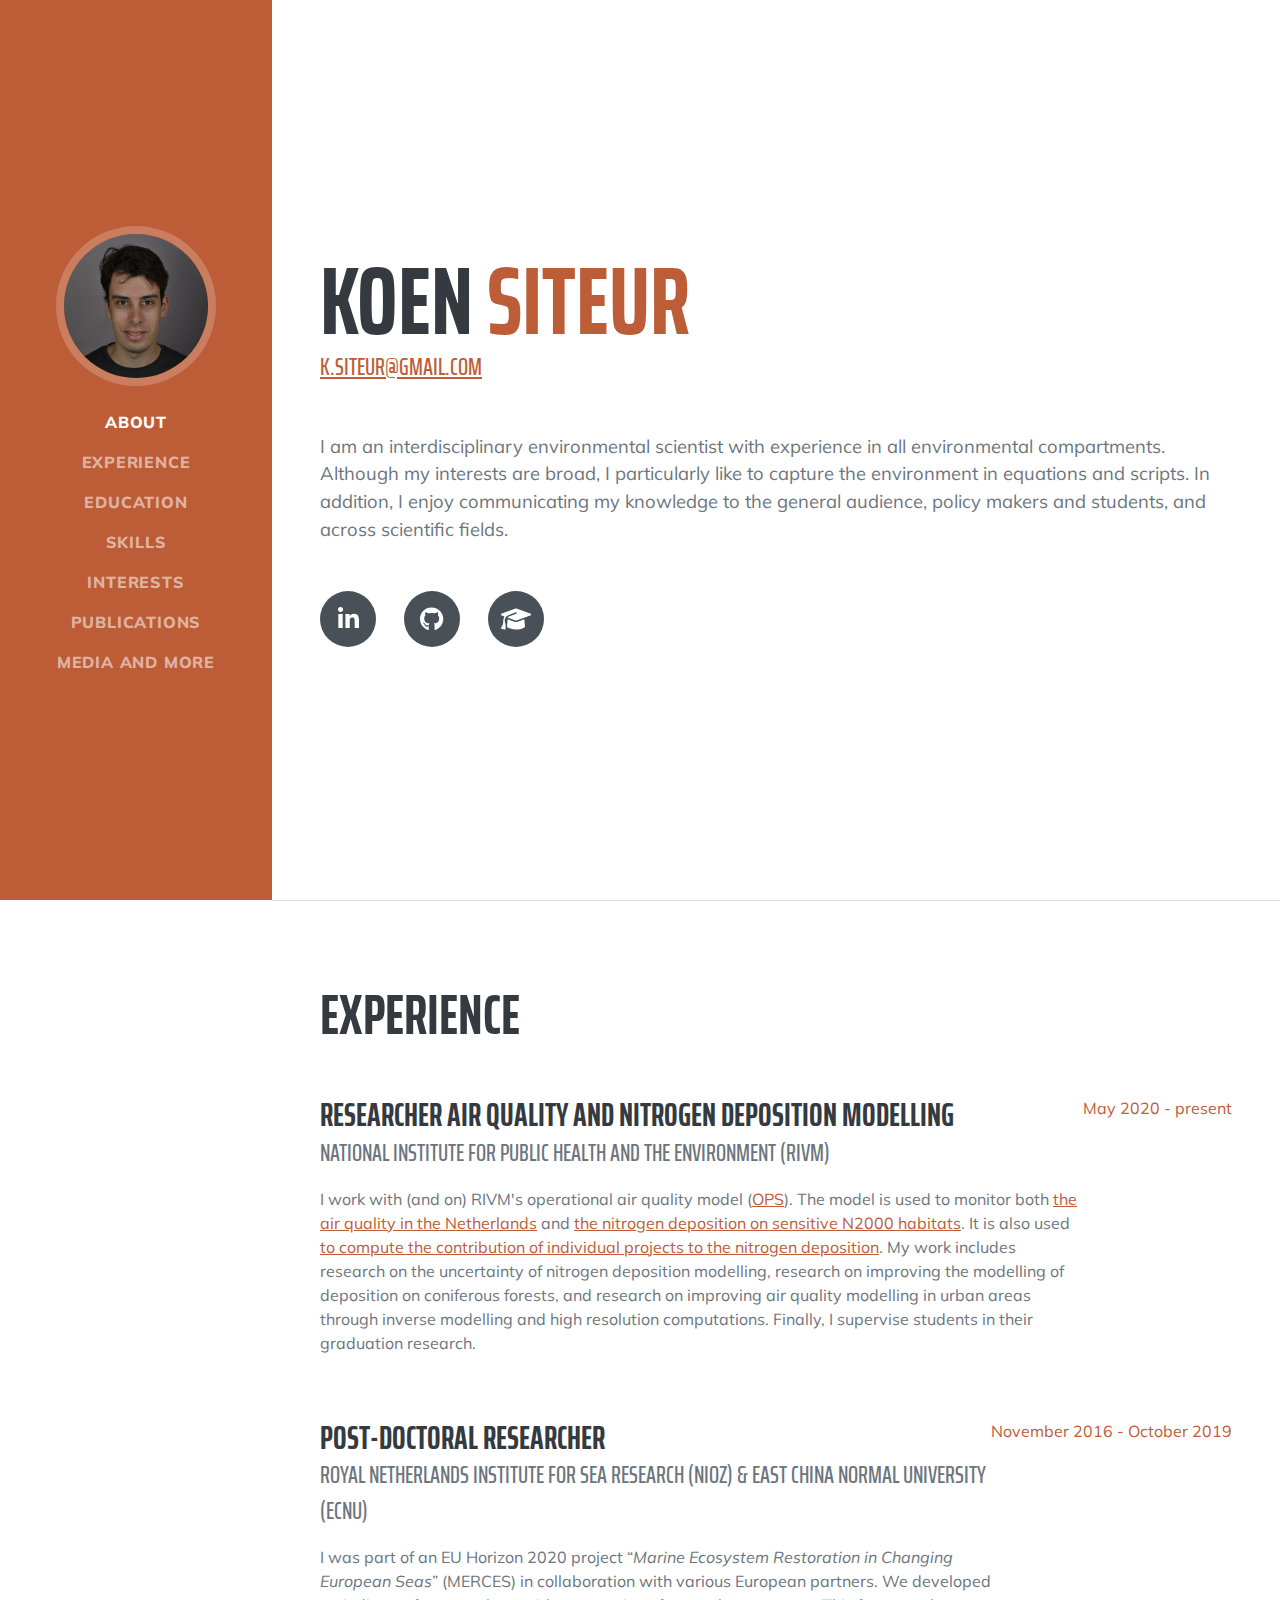
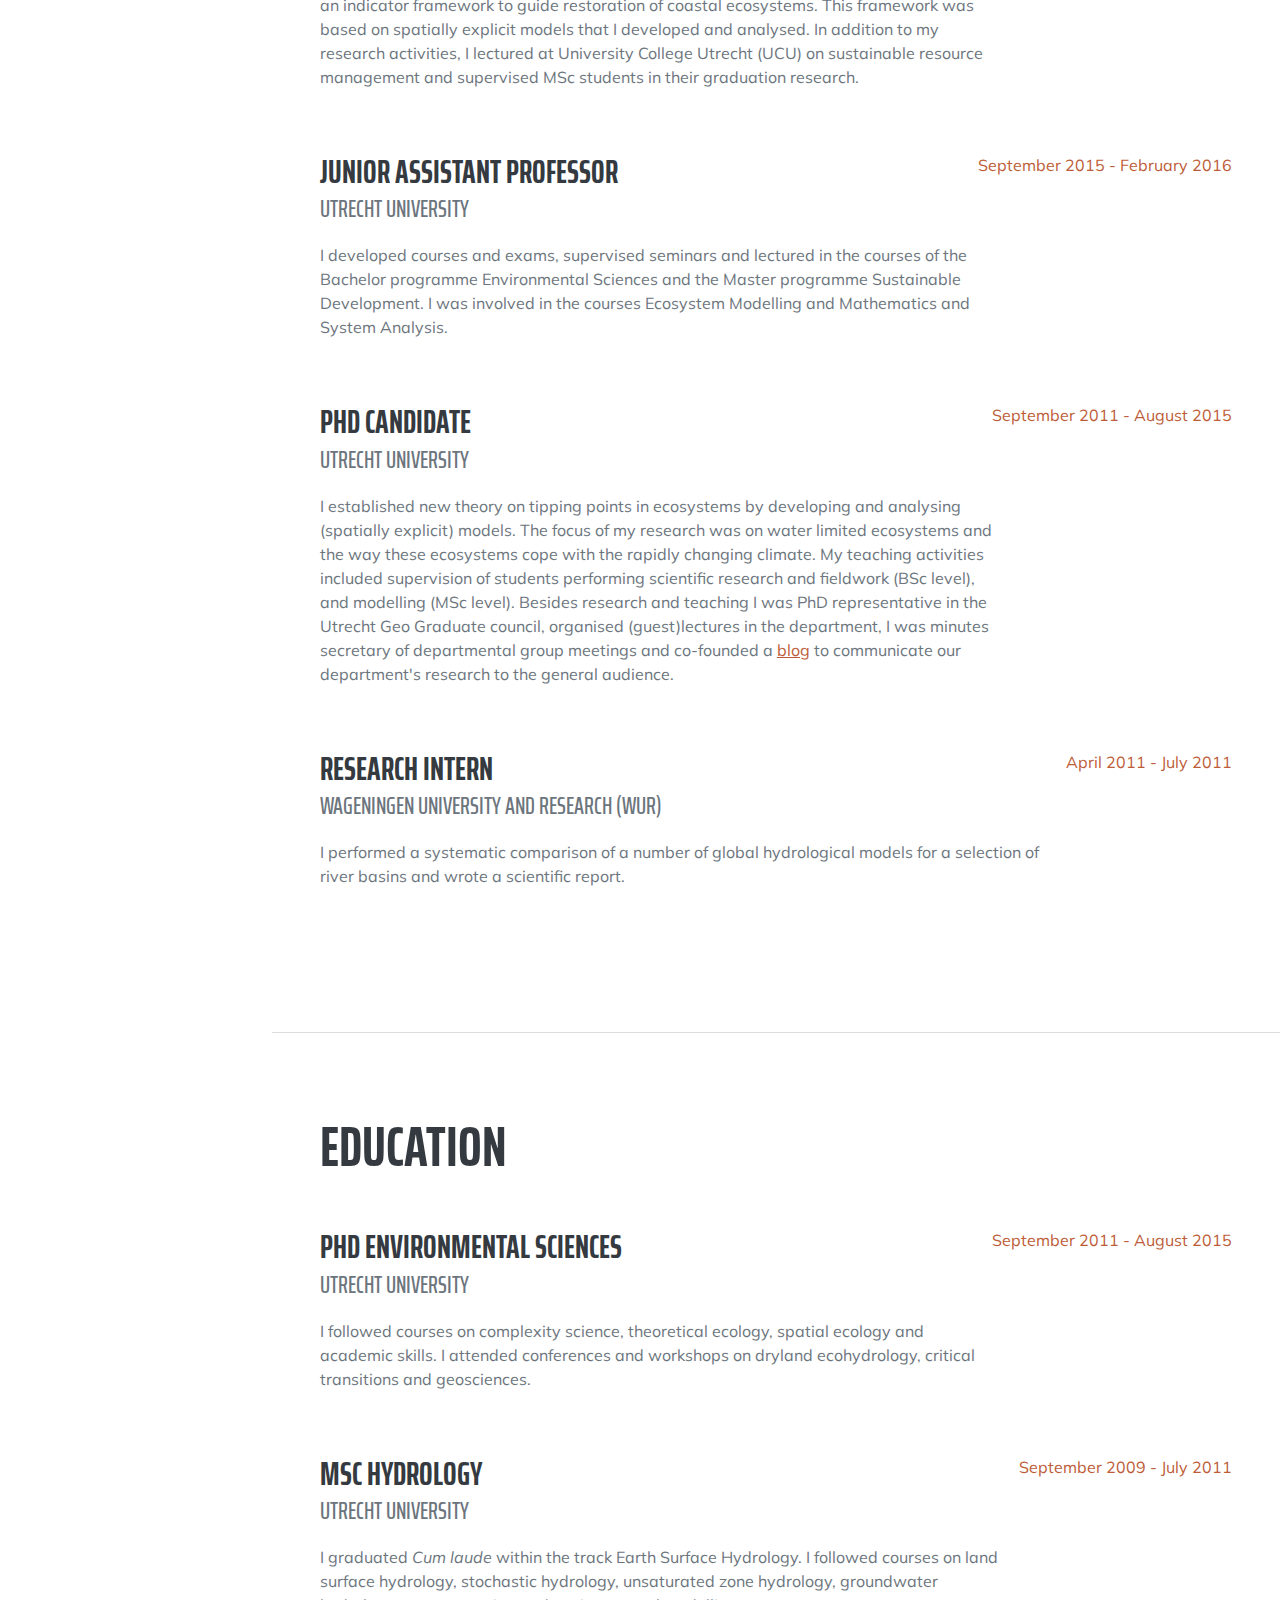
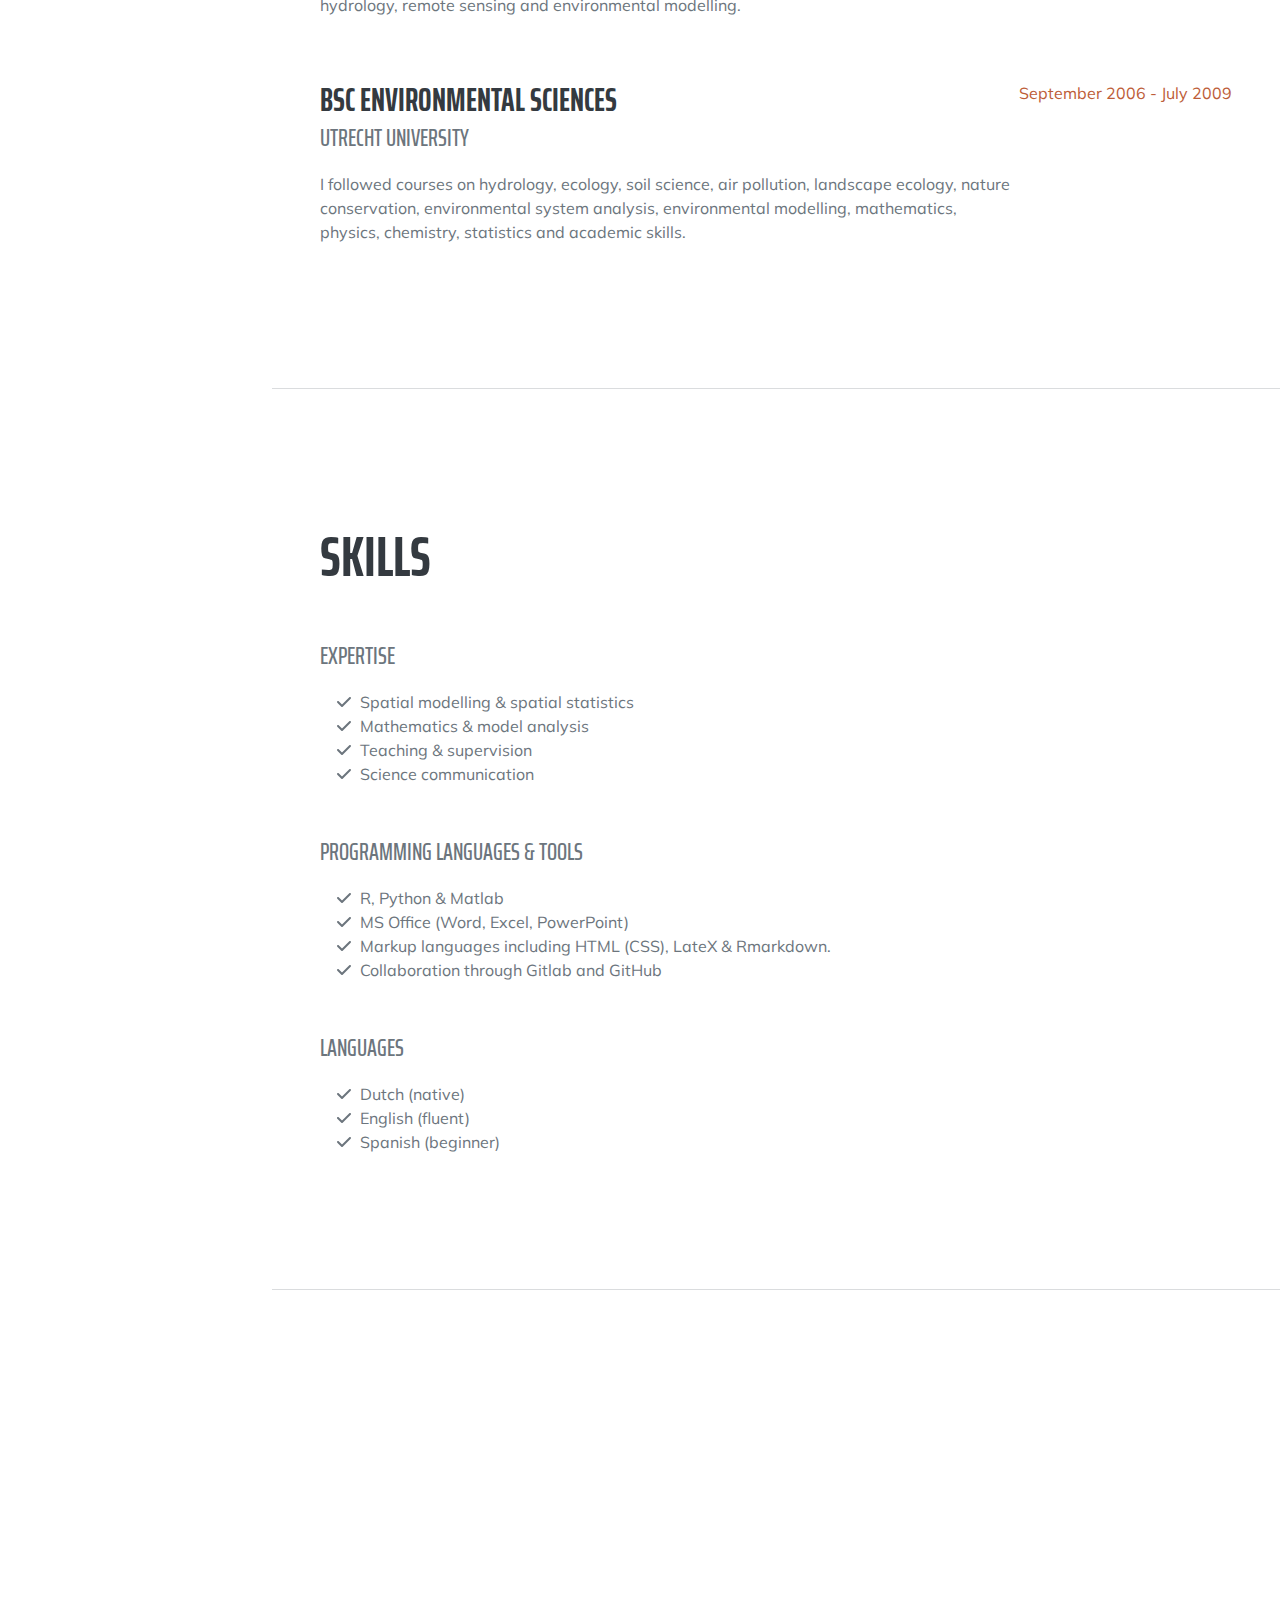
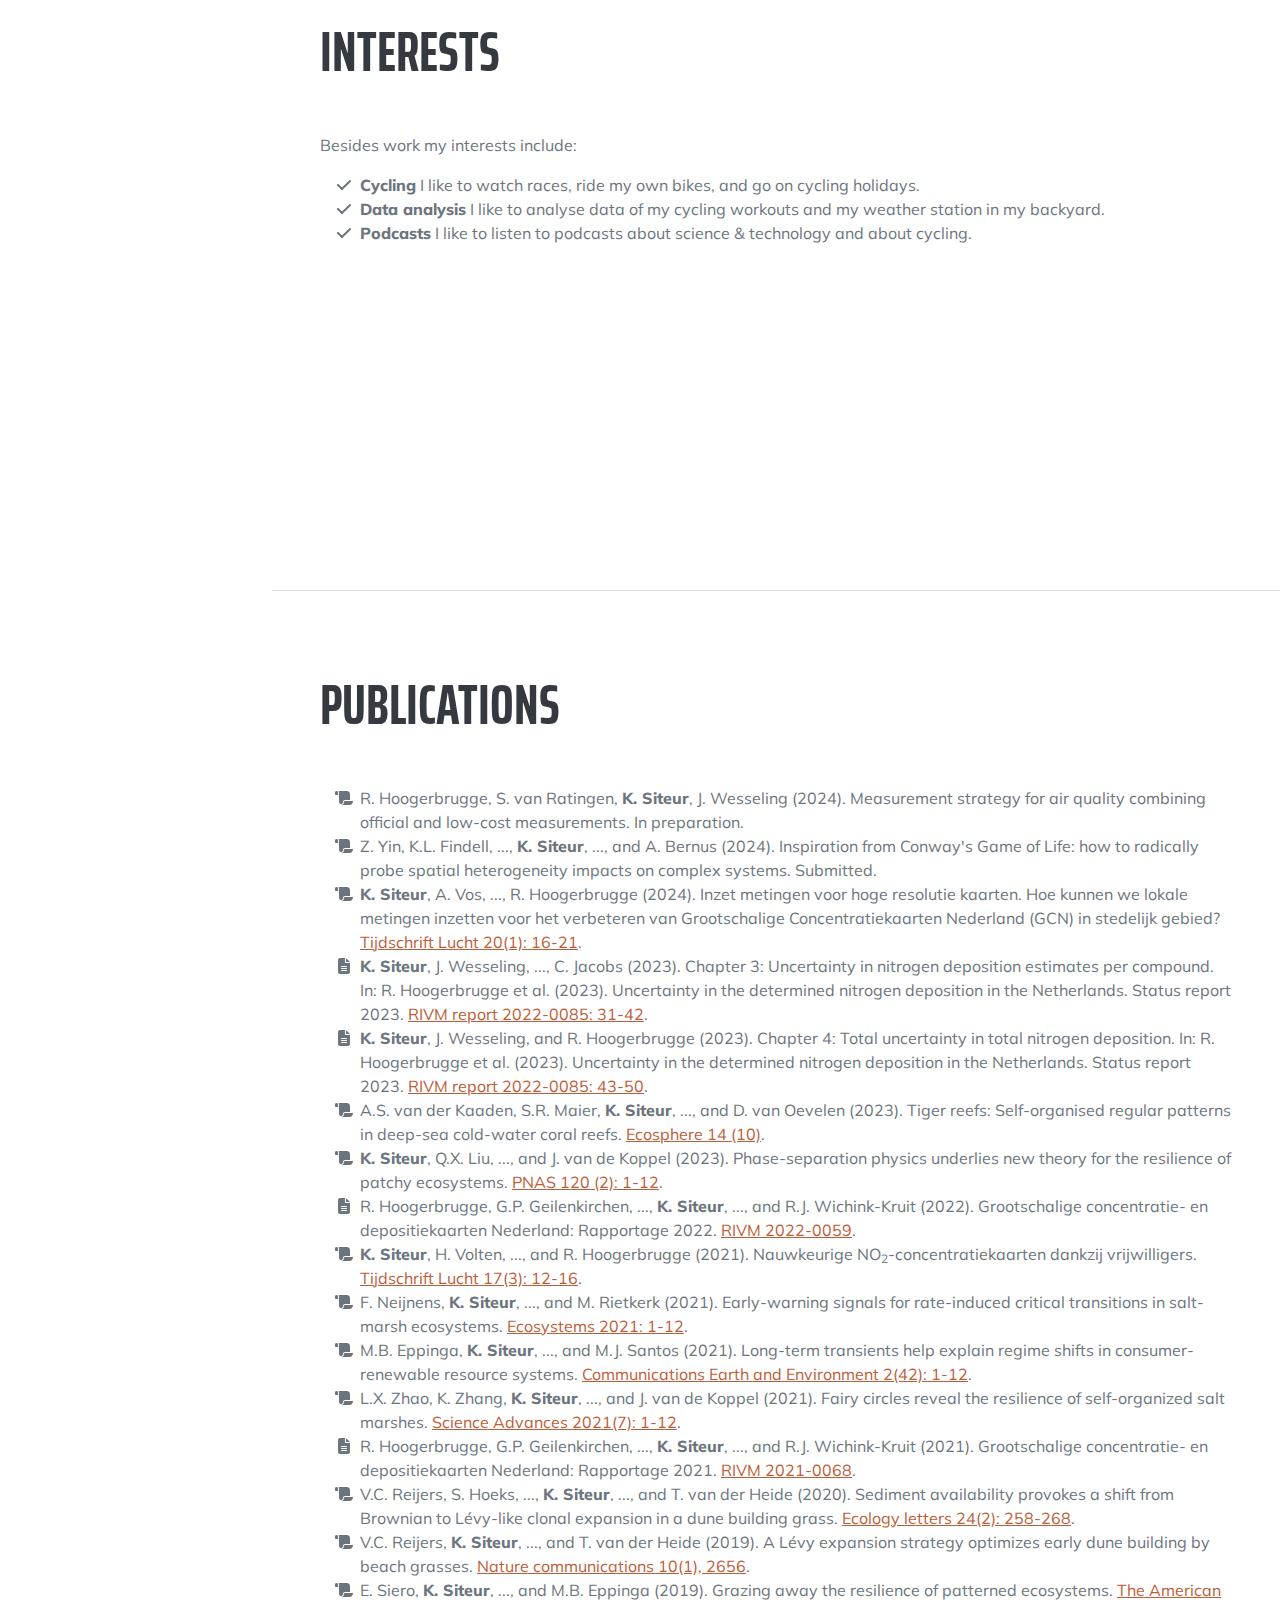
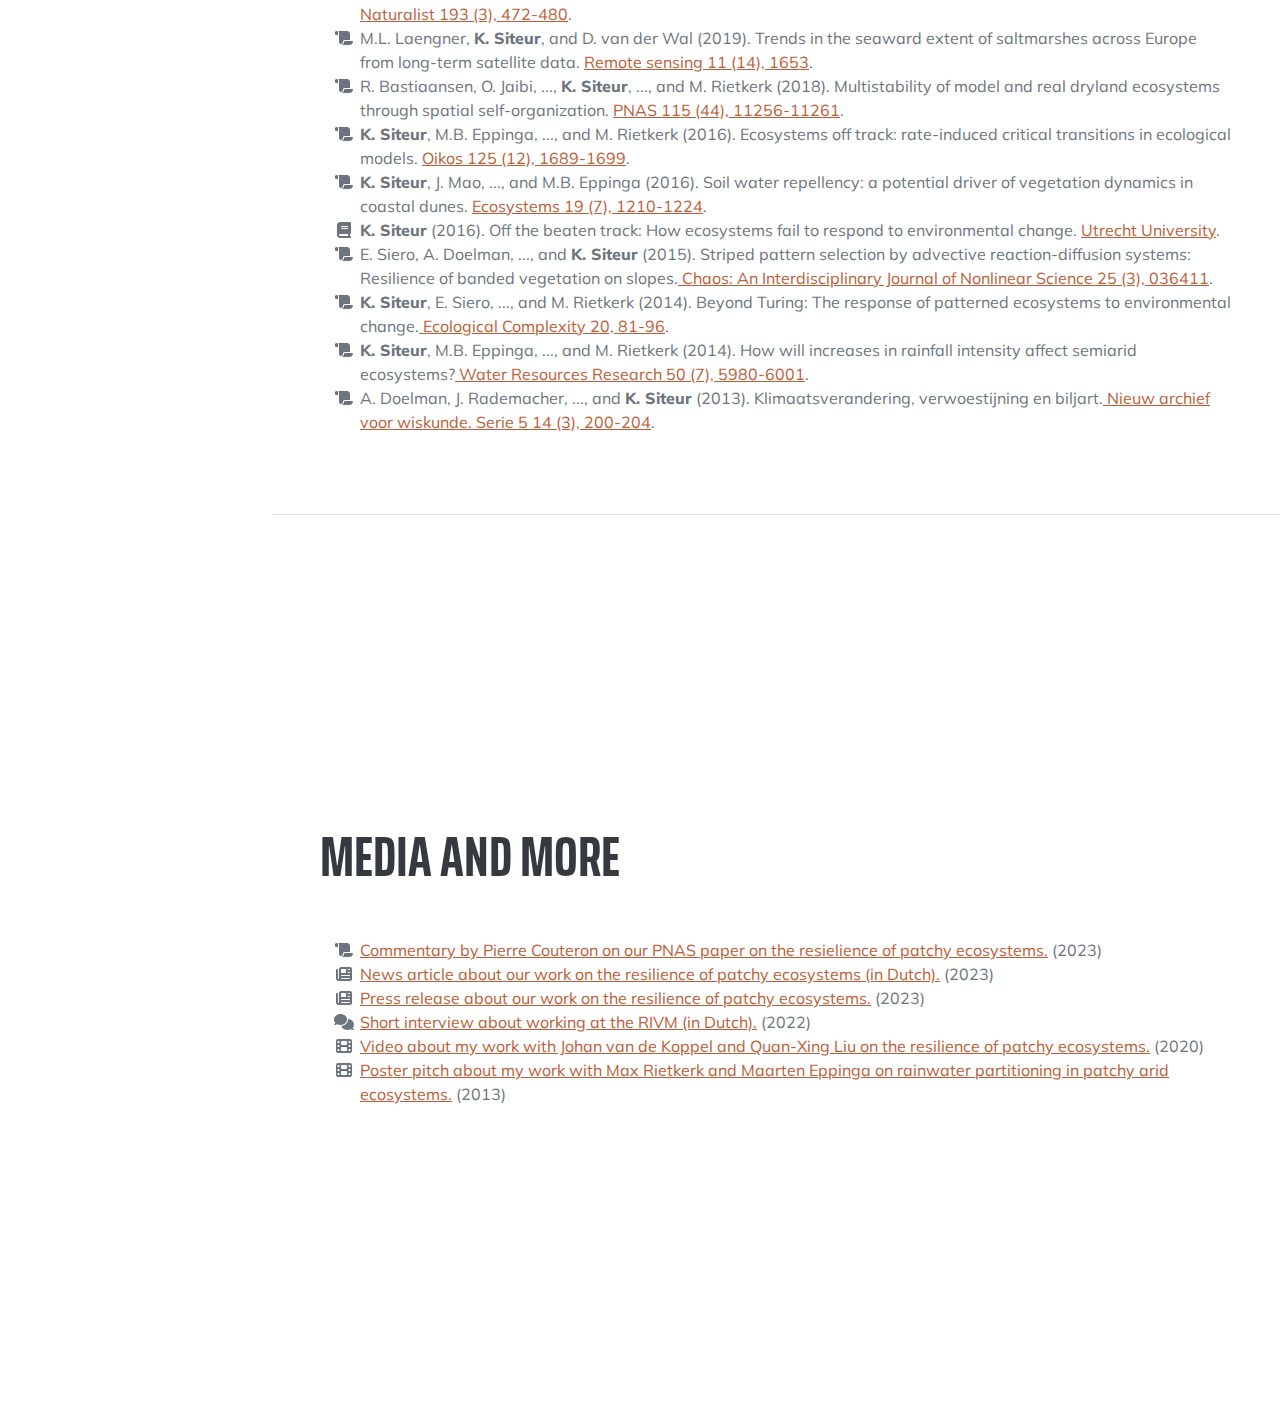
<file: index.html>
<!DOCTYPE html>
<html lang="en">
    <head>
        <meta charset="utf-8" />
        <meta name="viewport" content="width=device-width, initial-scale=1, shrink-to-fit=no" />
        <meta name="description" content="Personal webpage of Koen Siteur; environmental scientist who likes to capture the environment in equations and scripts. Expert in ecological and hydrological modelling.">
        <meta name="keywords" content="CV, resume, experience, education, skills, publications, environmental modelling, sustainable development, ecology, hydrology">
        <meta name="author" content="Koen Siteur">
        <title>Koen Siteur</title>
        <link rel="apple-touch-icon" sizes="180x180" href="assets/img/favicon/apple-touch-icon.png">
        <link rel="icon" type="image/png" sizes="32x32" href="assets/img/favicon/favicon-32x32.png">
        <link rel="icon" type="image/png" sizes="16x16" href="assets/img/favicon/favicon-16x16.png">
        <link rel="manifest" href="/site.webmanifest">
        <!-- Font Awesome icons (free version)-->
        <script defer src="assets/fontawesome/js/all.js"></script> 

        <link href="css/fonts.css" rel="stylesheet" type="text/css" />
        <!-- Core theme CSS (includes Bootstrap)-->
        <link href="css/styles.css" rel="stylesheet" />
    </head>
    <body id="page-top">
        <!-- Navigation-->
        <nav class="navbar navbar-expand-lg navbar-dark bg-primary fixed-top" id="sideNav">
            <a class="navbar-brand js-scroll-trigger" href="#page-top">
                <span class="d-block d-lg-none">Koen Siteur</span>
                <span class="d-none d-lg-block"><img class="img-fluid img-profile rounded-circle mx-auto mb-2" src="assets/img/profile.jpg" alt="Koen Siteur" /></span>
            </a>
            <button class="navbar-toggler" type="button" data-bs-toggle="collapse" data-bs-target="#navbarResponsive" aria-controls="navbarResponsive" aria-expanded="false" aria-label="Toggle navigation"><span class="navbar-toggler-icon"></span></button>
            <div class="collapse navbar-collapse" id="navbarResponsive">
                <ul class="navbar-nav">
                    <li class="nav-item"><a class="nav-link js-scroll-trigger" href="#about">About</a></li>
                    <li class="nav-item"><a class="nav-link js-scroll-trigger" href="#experience">Experience</a></li>
                    <li class="nav-item"><a class="nav-link js-scroll-trigger" href="#education">Education</a></li>
                    <li class="nav-item"><a class="nav-link js-scroll-trigger" href="#skills">Skills</a></li>
                    <li class="nav-item"><a class="nav-link js-scroll-trigger" href="#interests">Interests</a></li>
                    <li class="nav-item"><a class="nav-link js-scroll-trigger" href="#publications">Publications</a></li>
                    <li class="nav-item"><a class="nav-link js-scroll-trigger" href="#media">Media and more</a></li>
                </ul>
            </div>
        </nav>
        <!-- Page Content-->
        <div class="container-fluid p-0">
            <!-- About-->
            <section class="resume-section" id="about">
                <div class="resume-section-content">
                    <h1 class="mb-0">
                        Koen
                        <span class="text-primary">Siteur</span>
                    </h1>
                    <div class="subheading mb-5">
                        <a href="mailto:k.siteur@gmail.com">k.siteur@gmail.com</a>
                    </div>
                    <p class="lead mb-5">I am an interdisciplinary environmental scientist with experience in all environmental compartments. Although my interests are broad, I particularly like to capture the environment in equations and scripts. In addition, I enjoy communicating my knowledge to the general audience, policy makers and students, and across scientific fields.</p>
                    <div class="social-icons">
                        <a class="social-icon" href="https://www.linkedin.com/in/koen-siteur-649ba919/"><i class="fab fa-linkedin-in"></i></a>
                        <a class="social-icon" href="https://github.com/knstr"><i class="fab fa-github"></i></a>
                        <a class="social-icon" href="https://scholar.google.nl/citations?user=Q9_Fj18AAAAJ"><i class="fas fa-graduation-cap"></i></a>
                    </div>
                </div>
            </section>
            <hr class="m-0" />
            <!-- Experience-->
            <section class="resume-section" id="experience">
                <div class="resume-section-content">
                    <h2 class="mb-5">Experience</h2>
                    <div class="d-flex flex-column flex-md-row justify-content-between mb-5">
                        <div class="flex-grow-1">
                            <h3 class="mb-0">Researcher air quality and nitrogen deposition modelling</h3>
                            <div class="subheading mb-3">National Institute for Public Health and the Environment (RIVM)</div>
                            <p>I work with (and on) RIVM's operational air quality model (<a href="https://www.rivm.nl/operationele-prioritaire-stoffen-model" target="_blank">OPS</a>). The model is used to monitor both <a href="https://www.rivm.nl/gcn-gdn-kaarten" target="_blank">the air quality in the Netherlands</a> and <a href="https://monitor.aerius.nl/" target="_blank">the nitrogen deposition on sensitive N2000 habitats</a>. It is also used <a href="https://calculator.aerius.nl/wnb/" target="_blank">to compute the contribution of individual projects to the nitrogen deposition</a>.  My work includes research on the uncertainty of nitrogen deposition modelling, research on improving the modelling of deposition on coniferous forests, and research on improving air quality modelling in urban areas through inverse modelling and high resolution computations. Finally, I supervise students in their graduation research.</p>
                          </div>
                        <div class="flex-shrink-0"><span class="text-primary">May 2020 - present</span></div>
                    </div>
                    <div class="d-flex flex-column flex-md-row justify-content-between mb-5">
                        <div class="flex-grow-1">
                            <h3 class="mb-0">Post-doctoral researcher</h3>
                            <div class="subheading mb-3">Royal Netherlands Institute for Sea Research (NIOZ) 	&amp; East China Normal University (ECNU)</div>
                            <p>I was part of an EU Horizon 2020 project “<i>Marine Ecosystem Restoration in Changing European Seas</i>” (MERCES) in collaboration with various European partners. We developed an indicator framework to guide restoration of coastal ecosystems. This framework was based on spatially explicit models that I developed and analysed. In addition to my research activities, I lectured at University College Utrecht (UCU) on sustainable resource management and supervised MSc students in their graduation research.</p>                
                          </div>
                        <div class="flex-shrink-0"><span class="text-primary">November 2016 - October 2019</span></div>
                    </div>
                    <div class="d-flex flex-column flex-md-row justify-content-between mb-5">
                        <div class="flex-grow-1">
                            <h3 class="mb-0">Junior Assistant Professor</h3>
                            <div class="subheading mb-3">Utrecht University</div>
                            <p>I developed courses and exams, supervised seminars and lectured in the courses of the Bachelor programme Environmental Sciences and the Master programme Sustainable Development. I was involved in the courses Ecosystem Modelling and Mathematics and System Analysis.</p>                                          
                        </div>
                        <div class="flex-shrink-0"><span class="text-primary">September 2015 - February 2016</span></div>
                    </div>
                    <div class="d-flex flex-column flex-md-row justify-content-between mb-5">
                        <div class="flex-grow-1">
                            <h3 class="mb-0">PhD candidate</h3>
                            <div class="subheading mb-3">Utrecht University</div>
                            <p>I established new theory on tipping points in ecosystems by developing and analysing (spatially explicit) models. The focus of my research was on water limited ecosystems and the way these ecosystems cope with the rapidly changing climate. My teaching activities included supervision of students performing scientific research and fieldwork (BSc level), and modelling (MSc level). Besides research and teaching I was PhD representative in the Utrecht Geo Graduate council, organised (guest)lectures in the department, I was minutes secretary of departmental group meetings and co-founded a <a href="http://geoblog.weebly.com/sustainability-blog.html" target="_blank">blog</a> to communicate our department's research to the general audience.</p>                
                        </div>
                        <div class="flex-shrink-0"><span class="text-primary">September 2011 - August 2015</span></div>
                    </div> 
                    <div class="d-flex flex-column flex-md-row justify-content-between mb-5">
                        <div class="flex-grow-1">
                            <h3 class="mb-0">Research Intern</h3>
                            <div class="subheading mb-3">Wageningen University and Research (WUR)</div>
                            <p>I performed a systematic comparison of a number of global hydrological models for a selection of river basins and wrote a scientific report.</p>
                        </div>
                        <div class="flex-shrink-0"><span class="text-primary">April 2011 - July 2011</span></div>
                    </div>                
                </div>
            </section>
            <hr class="m-0" />
            <!-- Education-->
            <section class="resume-section" id="education">
                <div class="resume-section-content">
                    <h2 class="mb-5">Education</h2>
                    <div class="d-flex flex-column flex-md-row justify-content-between mb-5">
                        <div class="flex-grow-1">
                            <h3 class="mb-0">PhD Environmental Sciences</h3>
                            <div class="subheading mb-3">Utrecht University</div>
                            <p>I followed courses on complexity science, theoretical ecology, spatial ecology and academic skills. I attended conferences and workshops on dryland ecohydrology, critical transitions and geosciences.</p>
                        </div>
                        <div class="flex-shrink-0"><span class="text-primary">September 2011 - August 2015</span></div>
                    </div>
                    <div class="d-flex flex-column flex-md-row justify-content-between mb-5">
                        <div class="flex-grow-1">
                            <h3 class="mb-0">MSc Hydrology</h3>
                            <div class="subheading mb-3">Utrecht University</div>
	                        <p>I graduated <i>Cum laude</i> within the track Earth Surface Hydrology. I followed courses on land surface hydrology, stochastic hydrology, unsaturated zone hydrology, groundwater hydrology, remote sensing and environmental modelling.</p>
                        </div>
                        <div class="flex-shrink-0"><span class="text-primary">September 2009 - July 2011</span></div>
                    </div>
                    <div class="d-flex flex-column flex-md-row justify-content-between mb-5">
                        <div class="flex-grow-1">
                            <h3 class="mb-0">BSc Environmental Sciences</h3>
                            <div class="subheading mb-3">Utrecht University </div>
                            <p>I followed courses on hydrology, ecology, soil science, air pollution, landscape ecology, nature conservation, environmental system analysis, environmental modelling, mathematics, physics, chemistry, statistics and academic skills.</p>
                        </div>
                        <div class="flex-shrink-0"><span class="text-primary">September 2006 - July 2009</span></div>
                    </div>
                </div>
            </section>
            <hr class="m-0" />
            <!-- Skills-->
            <section class="resume-section" id="skills">
                <div class="resume-section-content">
                    <h2 class="mb-5">Skills</h2>
                    <div class="subheading mb-3">Expertise</div>
        <ul class="fa-ul mb-5">
          <li>
            <i class="fa-li fa fa-check"></i>
            Spatial modelling &amp; spatial statistics</li>
          <li>
            <i class="fa-li fa fa-check"></i>
            Mathematics &amp; model analysis</li>
          <li>
            <i class="fa-li fa fa-check"></i>
            Teaching &amp; supervision</li>
          <li>
            <i class="fa-li fa fa-check"></i>
            Science communication</li>
        </ul>

        <div class="subheading mb-3">Programming Languages &amp; Tools</div>
        <ul class="fa-ul mb-5">
          <li>
            <i class="fa-li fa fa-check"></i>
            R, Python &amp; Matlab</li>
          <li>
            <i class="fa-li fa fa-check"></i>
            MS Office (Word, Excel, PowerPoint)</li>
          <li>
            <i class="fa-li fa fa-check"></i>
            Markup languages including HTML (CSS), LateX &amp; Rmarkdown.</li>
          <li>
            <i class="fa-li fa fa-check"></i>
            Collaboration through Gitlab and GitHub</li>
        </ul>


        <div class="subheading mb-3">Languages</div>
        <ul class="fa-ul mb-0">
          <li>
            <i class="fa-li fa fa-check"></i>
            Dutch (native)</li>
          <li>
            <i class="fa-li fa fa-check"></i>
            English (fluent)</li>
          <li>
            <i class="fa-li fa fa-check"></i>
            Spanish (beginner)</li>
        </ul>
                </div>
            </section>
            <hr class="m-0" />
            <!-- Interests-->
            <section class="resume-section" id="interests">
                <div class="resume-section-content">
                    <h2 class="mb-5">Interests</h2>
                    <p>Besides work my interests include:
                    <ul class="fa-ul mb-0">
                      <li>
                        <i class="fa-li fa fa-check"></i>
                        <b>Cycling</b> I like to watch races, ride my own bikes, and go on cycling holidays.</li>
                      <li>
                        <i class="fa-li fa fa-check"></i>
                        <b>Data analysis</b> I like to analyse data of my cycling workouts and my weather station in my backyard.</li>
                      <li>
                        <i class="fa-li fa fa-check"></i>
                        <b>Podcasts</b> I like to listen to podcasts about science &amp; technology and about cycling. </li>
                    </ul>
                </p>
            
                </div>
            </section>
            <hr class="m-0" />
            <!-- Publications-->
            <section class="resume-section" id="publications">
                <div class="resume-section-content">
                    <h2 class="mb-5">Publications</h2>
                    <ul class="fa-ul mb-0">
                        <li>
                        <i class="fa-li fa fa-scroll"></i>
                        R. Hoogerbrugge, S. van Ratingen, <b>K. Siteur</b>, J. Wesseling (2024). Measurement strategy for air quality combining official and low-cost measurements. In preparation.</li>
			<li>
                        <i class="fa-li fa fa-scroll"></i>
                        Z. Yin, K.L. Findell, ..., <b>K. Siteur</b>, ..., and A. Bernus (2024). Inspiration from Conway's Game of Life: how to radically probe spatial heterogeneity impacts on complex systems. Submitted.</li>
		    	<li>
                        <i class="fa-li fa fa-scroll"></i>
                        <b>K. Siteur</b>, A. Vos, ..., R. Hoogerbrugge (2024). Inzet metingen voor hoge resolutie kaarten. Hoe kunnen we lokale metingen inzetten voor het verbeteren van Grootschalige Concentratiekaarten Nederland (GCN) in stedelijk gebied? <a href="/publications/Siteur_etal_2024_TijdschriftLucht.pdf" target="_blank">Tijdschrift Lucht 20(1): 16-21</a>.</li>
			<li>
                        <i class="fa-li fa fa-file-lines"></i>
                        <b>K. Siteur</b>, J. Wesseling, ..., C. Jacobs (2023). Chapter 3: Uncertainty in nitrogen deposition estimates per compound. In: R. Hoogerbrugge et al. (2023). Uncertainty in the determined nitrogen deposition in the Netherlands. Status report 2023. <a href="/publications/Hoogerbrugge_etal_2023_UncNdep.pdf#page=33" target="_blank">RIVM report 2022-0085: 31-42</a>.</li>
                      <li>
                        <i class="fa-li fa fa-file-lines"></i>
                        <b>K. Siteur</b>, J. Wesseling, and R. Hoogerbrugge (2023). Chapter 4: Total uncertainty in total nitrogen deposition. In: R. Hoogerbrugge et al. (2023). Uncertainty in the determined nitrogen deposition in the Netherlands. Status report 2023. <a href="/publications/Hoogerbrugge_etal_2023_UncNdep.pdf#page=45" target="_blank">RIVM report 2022-0085: 43-50</a>.</li>
                        <li>
                          <i class="fa-li fa fa-scroll"></i>
                          A.S. van der Kaaden, S.R. Maier, <b>K. Siteur</b>, ..., and D. van Oevelen (2023). Tiger reefs: Self-organised regular patterns in deep-sea cold-water coral reefs. <a href="/publications/vdKaaden_etal_2023_EcoSph.pdf" target="_blank">Ecosphere 14 (10)</a>.</li>
                        <li>
                            <i class="fa-li fa fa-scroll"></i>
                            <b>K. Siteur</b>, Q.X. Liu, ..., and J. van de Koppel (2023). Phase-separation physics underlies new theory for the resilience of patchy ecosystems. <a href="/publications/Siteur_etal_2023_PNAS.pdf" target="_blank">PNAS 120 (2): 1-12</a>.</li>
                            <li>
                              <i class="fa-li fa fa-file-lines"></i>
                              R. Hoogerbrugge, G.P. Geilenkirchen, ..., <b>K. Siteur</b>, ..., and R.J. Wichink-Kruit (2022). Grootschalige concentratie- en depositiekaarten Nederland: Rapportage 2022. <a href="/publications/Hoogerbrugge_etal_2022_RIVM.pdf" target="_blank"> RIVM 2022-0059</a>.</li>
                            <li>
                            <i class="fa-li fa fa-scroll"></i>
                            <b>K. Siteur</b>, H. Volten, ..., and R. Hoogerbrugge (2021). Nauwkeurige NO<sub>2</sub>-concentratiekaarten dankzij vrijwilligers. <a href="/publications/Siteur_etal_2021_TijdschriftLucht.pdf" target="_blank">Tijdschrift Lucht 17(3): 12-16</a>.</li>
                    <li>
                            <i class="fa-li fa fa-scroll"></i>
                            F. Neijnens, <b>K. Siteur</b>, ..., and M. Rietkerk (2021). Early-warning signals for rate-induced critical transitions in salt-marsh ecosystems. <a href="/publications/Neijnens_etal_2021_Ecosystems.pdf" target="_blank">Ecosystems 2021: 1-12</a>.</li>
                          <li>
                            <i class="fa-li fa fa-scroll"></i>
                            M.B. Eppinga, <b>K. Siteur</b>, ..., and M.J. Santos (2021). Long-term transients help explain regime shifts in consumer-renewable resource systems. <a href="/publications/Eppinga_etal_2021_CommEarthEnv.pdf" target="_blank">Communications Earth and Environment 2(42): 1-12</a>.</li>
                          <li>
                            <i class="fa-li fa fa-scroll"></i>
                            L.X. Zhao, K. Zhang, <b>K. Siteur</b>, ..., and J. van de Koppel (2021). Fairy circles reveal the resilience of self-organized salt marshes. <a href="/publications/Zhao_etal_2021_ScienceAdvances.pdf" target="_blank">Science Advances 2021(7): 1-12</a>.</li>
                            <li>
                              <i class="fa-li fa fa-file-lines"></i>
                              R. Hoogerbrugge, G.P. Geilenkirchen, ..., <b>K. Siteur</b>, ..., and R.J. Wichink-Kruit (2021). Grootschalige concentratie- en depositiekaarten Nederland: Rapportage 2021. <a href="/publications/Hoogerbrugge_etal_2021_RIVM.pdf" target="_blank"> RIVM 2021-0068</a>.</li>
                            <li>
                            <i class="fa-li fa fa-scroll"></i>
                            V.C. Reijers, S. Hoeks, ..., <b>K. Siteur</b>, ..., and T. van der Heide (2020). Sediment availability provokes a shift from Brownian to Lévy‐like clonal expansion in a dune building grass. <a href="/publications/Reijers_etal_2020_EcologyLetters.pdf" target="_blank"> Ecology letters 24(2): 258-268</a>.</li>
                
                          <li>
                            <i class="fa-li fa fa-scroll"></i>
                            V.C. Reijers, <b>K. Siteur</b>, ..., and T. van der Heide (2019). A Lévy expansion strategy optimizes early dune building by beach grasses. <a href="/publications/Reijers_etal_2019_NatureComm.pdf" target="_blank"> Nature communications 10(1), 2656</a>.</li>
                    <li>
                            <i class="fa-li fa fa-scroll"></i>
                            E. Siero, <b>K. Siteur</b>, ..., and M.B. Eppinga (2019). Grazing away the resilience of patterned ecosystems. <a href="/publications/Siero_etal_2019_AmericanNaturalist.pdf" target="_blank"> The American Naturalist 193 (3), 472-480</a>.</li>
                
                    <li>
                            <i class="fa-li fa fa-scroll"></i>
                            M.L. Laengner, <b>K. Siteur</b>, and D. van der Wal (2019). Trends in the seaward extent of saltmarshes across Europe from long-term satellite data. <a href="/publications/Laengner_etal_2019_RemoteSensing.pdf" target="_blank"> Remote sensing 11 (14), 1653</a>.</li>
                    <li>
                            <i class="fa-li fa fa-scroll"></i>
                            R. Bastiaansen, O. Jaibi, ..., <b>K. Siteur</b>, ..., and M. Rietkerk (2018). Multistability of model and real dryland ecosystems through spatial self-organization. <a href="publications/Bastiaansen_etal_2018_PNAS.pdf" target="_blank"> PNAS 115 (44), 11256-11261</a>.</li>
                
                    <li>
                            <i class="fa-li fa fa-scroll"></i>
                            <b>K. Siteur</b>, M.B. Eppinga, ..., and M. Rietkerk (2016). Ecosystems off track: rate‐induced critical transitions in ecological models. <a href="/publications/Siteur_etal_2016_Oikos.pdf" target="_blank"> Oikos 125 (12), 1689-1699</a>.</li>
                    <li>
                            <i class="fa-li fa fa-scroll"></i>
                            <b>K. Siteur</b>, J. Mao, ..., and M.B. Eppinga (2016). Soil water repellency: a potential driver of vegetation dynamics in coastal dunes. <a href="/publications/Siteur_etal_2016_Ecosystems.pdf" target="_blank"> Ecosystems 19 (7), 1210-1224</a>.</li>
                <li>
                            <i class="fa-li fa fa-book"></i>
                            <b>K. Siteur</b> (2016). Off the beaten track: How ecosystems fail to respond to environmental change. <a href="/publications/Siteur_2016_Thesis.pdf" target="_blank"> Utrecht University</a>.</li>
                <li>
                            <i class="fa-li fa fa-scroll"></i>
                            E. Siero, A. Doelman, ..., and <b>K. Siteur</b> (2015). Striped pattern selection by advective reaction-diffusion systems: Resilience of banded vegetation on slopes.<a href="/publications/Siero_etal_2015_Chaos.pdf" target="_blank"> Chaos: An Interdisciplinary Journal of Nonlinear Science 25 (3), 036411</a>.</li>
                <li>
                            <i class="fa-li fa fa-scroll"></i>
                            <b>K. Siteur</b>, E. Siero, ..., and M. Rietkerk (2014). Beyond Turing: The response of patterned ecosystems to environmental change.<a href="/publications/Siteur_etal_2014_EcoComp.pdf" target="_blank"> Ecological Complexity 20, 81-96</a>.</li>
                <li>
                            <i class="fa-li fa fa-scroll"></i>
                            <b>K. Siteur</b>, M.B. Eppinga, ..., and M. Rietkerk (2014). How will increases in rainfall intensity affect semiarid ecosystems?<a href="/publications/Siteur_etal_2014_WRR.pdf" target="_blank"> Water Resources Research 50 (7), 5980-6001</a>.</li>
                <li>
                            <i class="fa-li fa fa-scroll"></i>
                            A. Doelman, J. Rademacher, ..., and <b>K. Siteur</b> (2013). Klimaatsverandering, verwoestijning en biljart.<a href="/publications/Doelman_etal_2013_NAW.pdf" target="_blank"> Nieuw archief voor wiskunde. Serie 5 14 (3), 200-204</a>.</li>
                    </ul>
                </div>
            </section>
            <hr class="m-0" />
            <!-- Media-->
            <section class="resume-section" id="media">
                <div class="resume-section-content">
                    <h2 class="mb-5">Media and more</h2>
                    <ul class="fa-ul mb-0">
                        <li>
                            <i class="fa-li fa fa-scroll"></i>
                            <a href="/publications/Couteron_2023_PNAS.pdf" target="_blank">Commentary by Pierre Couteron on our PNAS paper on the resielience of patchy ecosystems.</a> (2023)</li>
                
                            <li>
                            <i class="fa-li fa fa-newspaper"></i>
                            <a href="https://www.bnnvara.nl/vroegevogels/artikelen/zo-sterk-als-staal-nieuw-patchwork-patroon-ontdekt-in-ecosystemen" target="_blank">News article about our work on the resilience of patchy ecosystems (in Dutch).</a> (2023)</li>
                
                            <li>
                              <i class="fa-li fa fa-newspaper"></i>
                              <a href="https://www.nioz.nl/en/news/patchwork-pattern-makes-ecosystems-as-strong-as-steel" target="_blank">Press release about our work on the resilience of patchy ecosystems.</a> (2023)</li>            
                
                            <li>
                            <i class="fa-li fa fa-comments"></i>
                            <a href="https://www.rivm.nl/over-het-rivm/organisatie/werken-bij-rivm/rivm-ers-aan-woord#koen-siteur-modelleur-stikstof-amp-luchtkwaliteit" target="_blank">Short interview about working at the RIVM (in Dutch).</a> (2022)</li>
                    
                          <li>
                            <i class="fa-li fa fa-film"></i>
                            <a href="https://www.youtube.com/watch?v=eR597hBxHVQ" target="_blank">Video about my work with Johan van de Koppel and Quan-Xing Liu on the resilience of patchy ecosystems.</a> (2020)</li>
                    
                          <li>
                            <i class="fa-li fa fa-film"></i>
                            <a href="https://youtu.be/zztoCTCnnsA?t=2564" target="_blank">Poster pitch about my work with Max Rietkerk and Maarten Eppinga on rainwater partitioning in patchy arid ecosystems.</a> (2013)</li>
                
                    </ul>
                </div>
            </section>



        </div>
        <!-- Bootstrap core JS-->
        <script src="https://cdn.jsdelivr.net/npm/bootstrap@5.2.3/dist/js/bootstrap.bundle.min.js"></script>
        <!-- Core theme JS-->
        <script src="js/scripts.js"></script>
        <!-- goatcounter, for website statistics-->
        <script data-goatcounter="https://knstr.goatcounter.com/count" 
        async src="//gc.zgo.at/count.js"></script>
      

    </body>
</html>
</file>
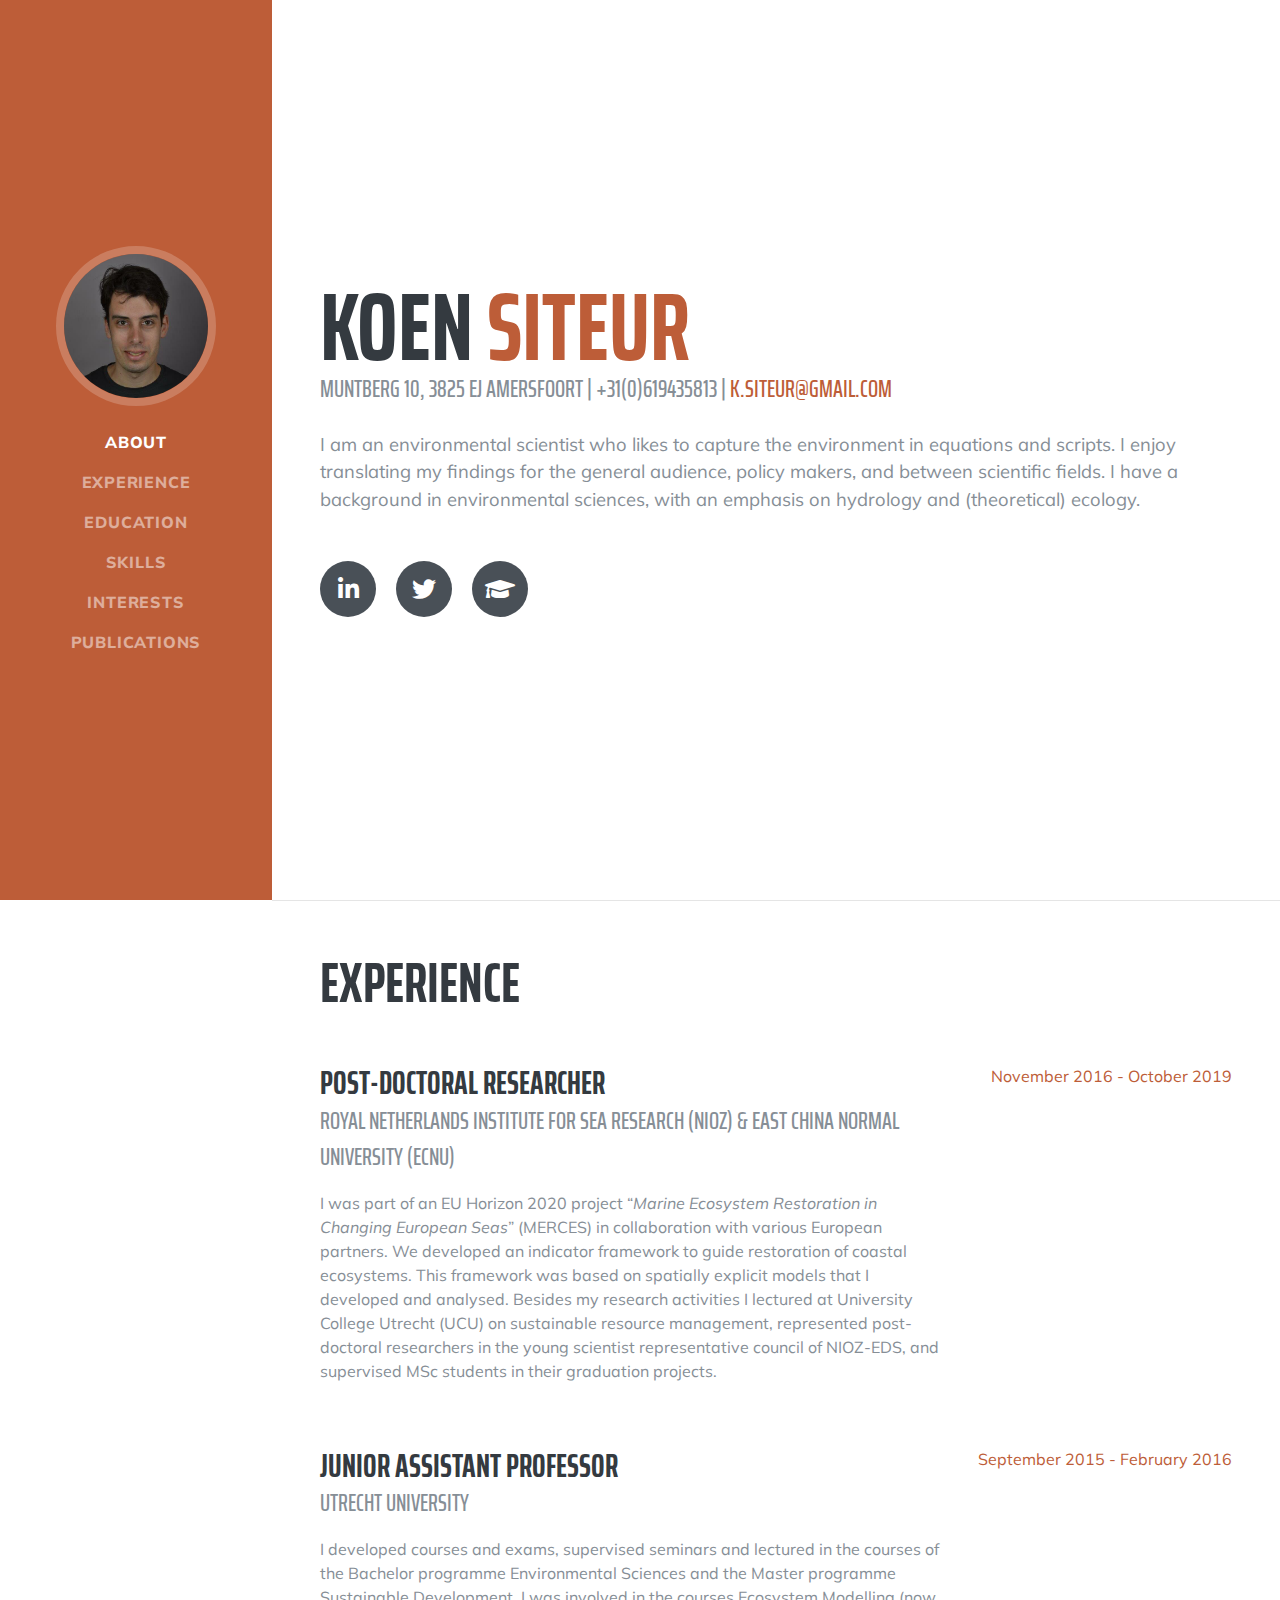
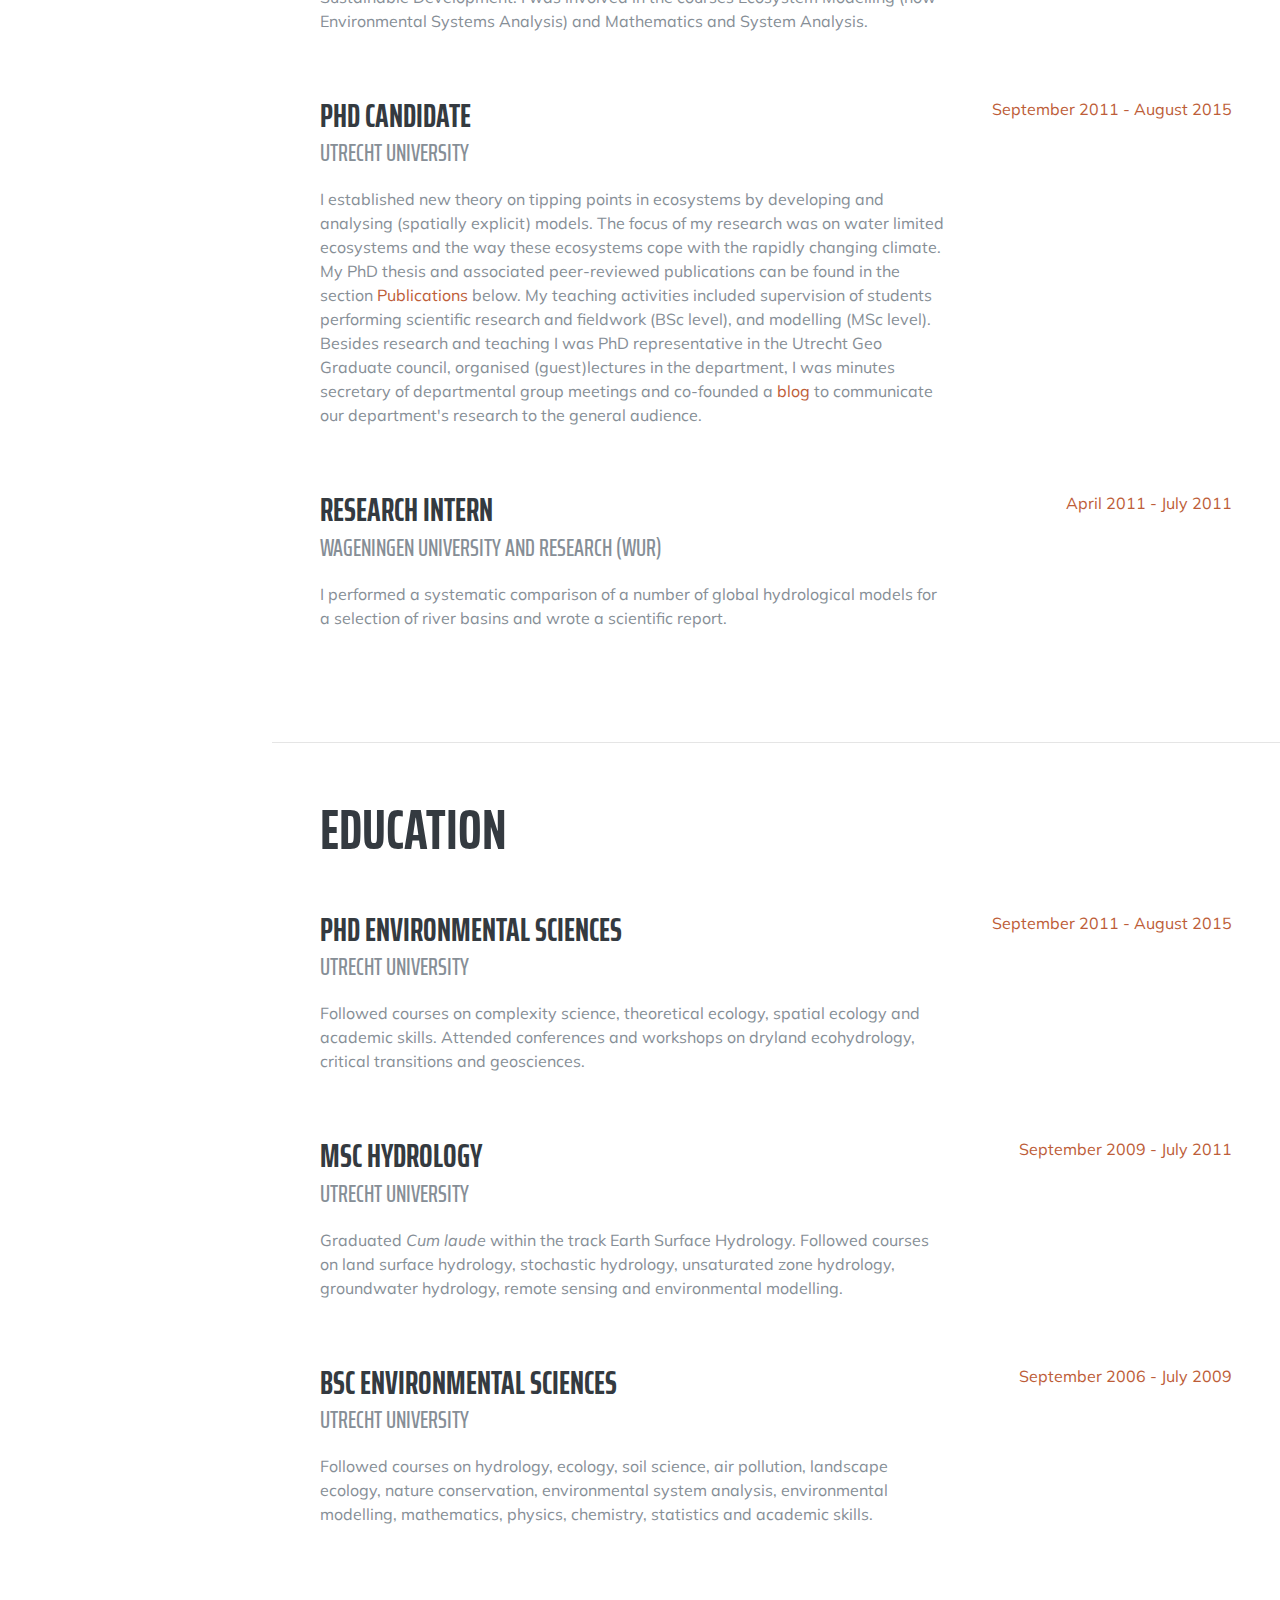
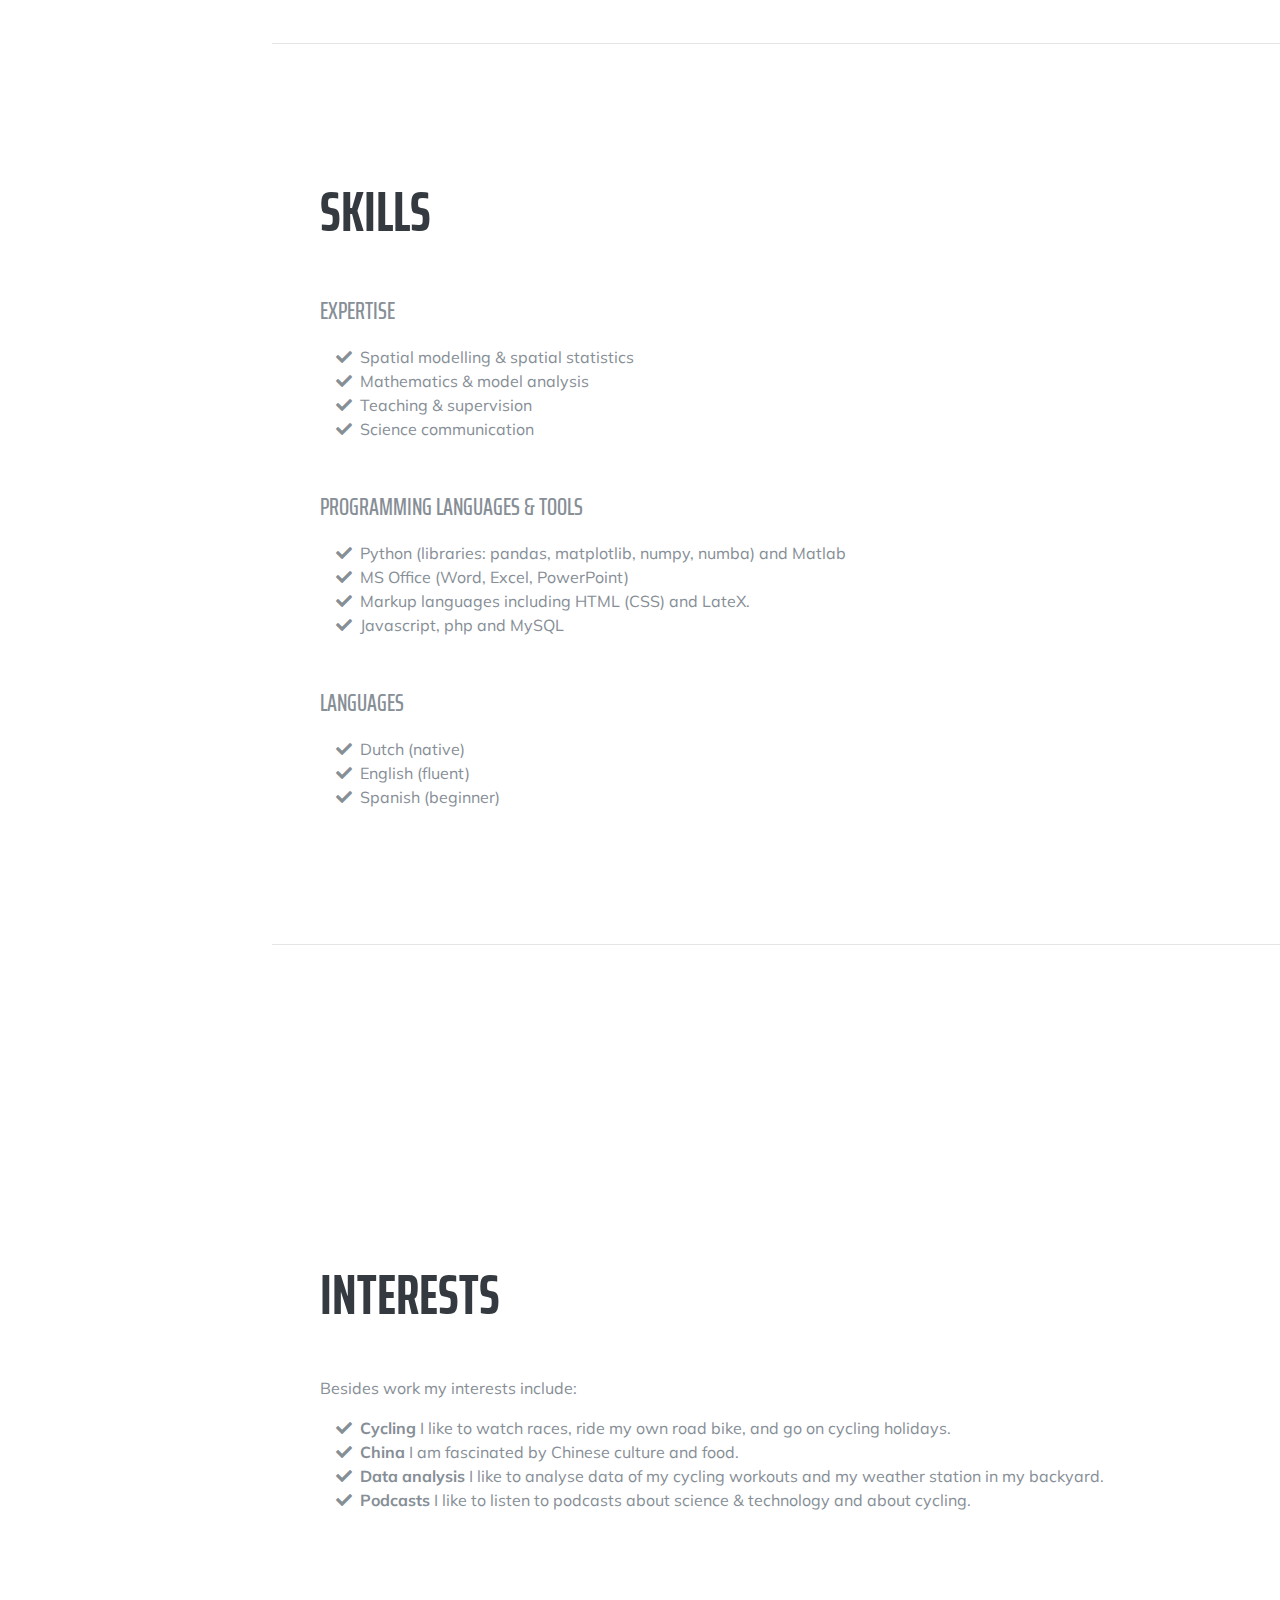
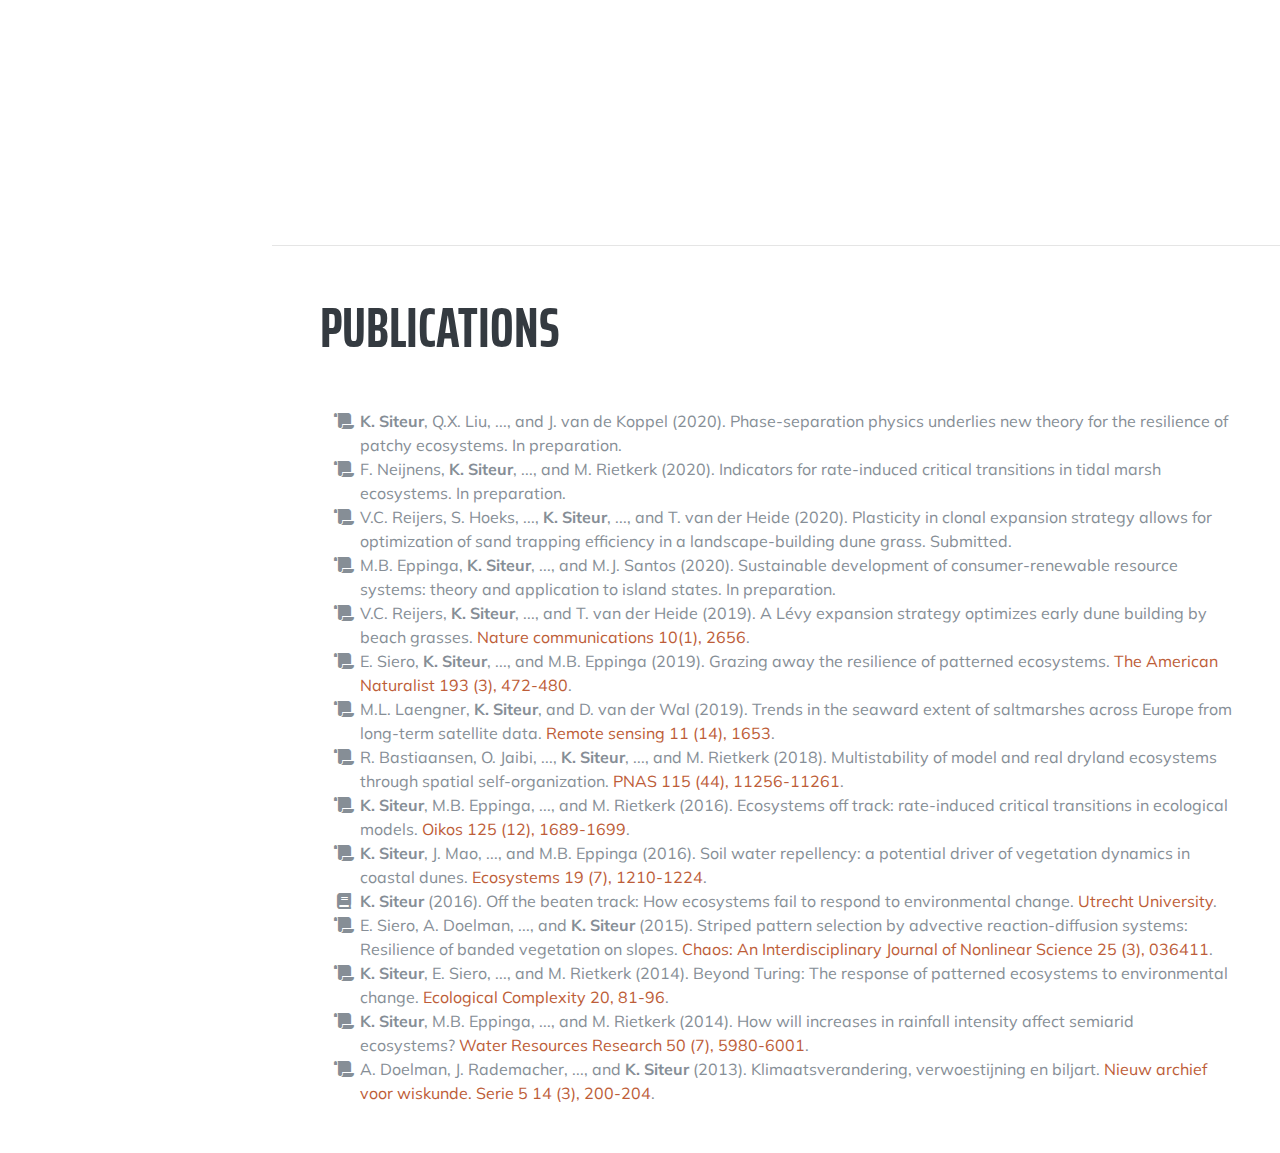
<file: CV/index.html>
<!DOCTYPE html>
<html lang="en">

<head>

  <meta charset="utf-8">
  <meta name="viewport" content="width=device-width, initial-scale=1, shrink-to-fit=no">
  <meta name="description" content="Personal webpage of Koen Siteur; environmental scientist who likes to capture the environment in equations and scripts. Expert in ecological and hydrological modelling.">
  <meta name="keywords" content="CV, resume, experience, education, skills, publications, environmental modelling, sustainable development, ecology, hydrology">
  <meta name="author" content="Koen Siteur">

  <title>Koen Siteur</title>

  <!-- Bootstrap core CSS -->
  <link href="vendor/bootstrap/css/bootstrap.min.css" rel="stylesheet">

  <!-- Custom fonts for this template -->
  <link href="https://fonts.googleapis.com/css?family=Saira+Extra+Condensed:500,700" rel="stylesheet">
  <link href="https://fonts.googleapis.com/css?family=Muli:400,400i,800,800i" rel="stylesheet">
  <link href="vendor/fontawesome-free/css/all.min.css" rel="stylesheet">

  <!-- Custom styles for this template -->
  <link href="css/resume.min.css" rel="stylesheet">

</head>

<body id="page-top">

  <nav class="navbar navbar-expand-lg navbar-dark bg-primary fixed-top" id="sideNav">
    <a class="navbar-brand js-scroll-trigger" href="#page-top">
      <span class="d-block d-lg-none">Koen Siteur</span>
      <span class="d-none d-lg-block">
        <img class="img-fluid img-profile rounded-circle mx-auto mb-2" src="img/profile.jpg" alt="Koen Siteur">
      </span>
    </a>
    <button class="navbar-toggler" type="button" data-toggle="collapse" data-target="#navbarSupportedContent" aria-controls="navbarSupportedContent" aria-expanded="false" aria-label="Toggle navigation">
      <span class="navbar-toggler-icon"></span>
    </button>
    <div class="collapse navbar-collapse" id="navbarSupportedContent">
      <ul class="navbar-nav">
        <li class="nav-item">
          <a class="nav-link js-scroll-trigger" href="#about">About</a>
        </li>
        <li class="nav-item">
          <a class="nav-link js-scroll-trigger" href="#experience">Experience</a>
        </li>
        <li class="nav-item">
          <a class="nav-link js-scroll-trigger" href="#education">Education</a>
        </li>
        <li class="nav-item">
          <a class="nav-link js-scroll-trigger" href="#skills">Skills</a>
        </li>
        <li class="nav-item">
          <a class="nav-link js-scroll-trigger" href="#interests">Interests</a>
        </li>
        <li class="nav-item">
          <a class="nav-link js-scroll-trigger" href="#publications">Publications</a>
        </li>
<!--
        <li class="nav-item">
          <a class="nav-link js-scroll-trigger" href="http://www.knmi.nl" target="_blank">Weather <i class="fas fa-external-link-square-alt"></i></a>
        </li>
        <li class="nav-item">
          <a class="nav-link js-scroll-trigger" href="http://www.toymodels.nl" target="_blank">Toy Models <i class="fas fa-external-link-square-alt"></i></a>
        </li>
        <li class="nav-item">
          <a class="nav-link js-scroll-trigger" href="" target="_blank">Scripts <i class="fas fa-external-link-square-alt"></i></a>
        </li>
-->
      </ul>
    </div>
  </nav>

  <div class="container-fluid p-0">

    <section class="resume-section p-3 p-lg-5 d-flex align-items-center" id="about">
      <div class="w-100">
        <h1 class="mb-0">Koen
          <span class="text-primary">Siteur</span>
        </h1>
        <div class="subheading mb-4">Muntberg 10, 3825 EJ Amersfoort | +31(0)619435813 | <a href="mailto:k.siteur@gmail.com">k.siteur@gmail.com</a>
        </div>
        <p class="lead mb-5">I am an environmental scientist who likes to capture the environment in equations and scripts. I enjoy translating my findings for the general audience, policy makers, and between scientific fields. I have a background in environmental sciences, with an emphasis on hydrology and (theoretical) ecology.</p>
        <div class="social-icons">
          <a href="https://www.linkedin.com/in/koen-siteur-649ba919/">
            <i class="fab fa-linkedin-in"></i>
          </a>
          <a href="https://twitter.com/KoenSiteur">
            <i class="fab fa-twitter"></i>
          </a>
          <a href="https://scholar.google.nl/citations?user=Q9_Fj18AAAAJ">
            <i class="fas fa-graduation-cap"></i>
          </a>
<!--
          <a href="https://www.strava.com/athletes/1131014">
            <i class="fab fa-strava"></i>
          </a>
-->
        </div>
      </div>
    </section>

    <hr class="m-0">

    <section class="resume-section p-3 p-lg-5 d-flex justify-content-center" id="experience">
      <div class="w-100">
        <h2 class="mb-5">Experience</h2>

        <div class="resume-item d-flex flex-column flex-md-row justify-content-between mb-5">
          <div class="resume-content">
            <h3 class="mb-0">Post-doctoral researcher</h3>
            <div class="subheading mb-3">Royal Netherlands Institute for Sea Research (NIOZ) 	&amp; East China Normal University (ECNU)</div>
            <p>I was part of an EU Horizon 2020 project “<i>Marine Ecosystem Restoration in Changing European Seas</i>” (MERCES) in collaboration with various European partners. We developed an indicator framework to guide restoration of coastal ecosystems. This framework was based on spatially explicit models that I developed and analysed. Besides my research activities I lectured at University College Utrecht (UCU) on sustainable resource management, represented post-doctoral researchers in the young scientist representative council of NIOZ-EDS, and supervised MSc students in their graduation projects.</p>
          </div>
          <div class="resume-date text-md-right">
            <span class="text-primary">November 2016 - October 2019</span>
          </div>
        </div>



        <div class="resume-item d-flex flex-column flex-md-row justify-content-between mb-5">
          <div class="resume-content">
            <h3 class="mb-0">Junior Assistant Professor</h3>
            <div class="subheading mb-3">Utrecht University</div>
            <p>I developed courses and exams, supervised seminars and lectured in the courses of the Bachelor programme Environmental Sciences and the Master programme Sustainable Development. I was involved in the courses Ecosystem Modelling (now Environmental Systems Analysis) and Mathematics and System Analysis.</p>
          </div>
          <div class="resume-date text-md-right">
            <span class="text-primary">September 2015 - February 2016</span>
          </div>
        </div>

        <div class="resume-item d-flex flex-column flex-md-row justify-content-between mb-5">
          <div class="resume-content">
            <h3 class="mb-0">PhD candidate</h3>
            <div class="subheading mb-3">Utrecht University</div>
            <p>I established new theory on tipping points in ecosystems by developing and analysing (spatially explicit) models. The focus of my research was on water limited ecosystems and the way these ecosystems cope with the rapidly changing climate. My PhD thesis and associated peer-reviewed publications can be found in the section <a class="js-scroll-trigger" href="#publications">Publications</a> below. My teaching activities included supervision of students performing scientific research and fieldwork (BSc level), and modelling (MSc level). Besides research and teaching I was PhD representative in the Utrecht Geo Graduate council, organised (guest)lectures in the department, I was minutes secretary of departmental group meetings and co-founded a <a href="http://geoblog.weebly.com/sustainability-blog.html" target="_blank">blog</a> to communicate our department's research to the general audience.</p>
          </div>
          <div class="resume-date text-md-right">
            <span class="text-primary">September 2011 - August 2015</span>
          </div>
        </div>

        <div class="resume-item d-flex flex-column flex-md-row justify-content-between mb-5">
          <div class="resume-content">
            <h3 class="mb-0">Research Intern</h3>
            <div class="subheading mb-3">Wageningen University and Research (WUR)</div>
            <p>I performed a systematic comparison of a number of global hydrological models for a selection of river basins and wrote a scientific report.</p>
          </div>
          <div class="resume-date text-md-right">
            <span class="text-primary">April 2011 - July 2011</span>
          </div>
        </div>

      </div>

    </section>

    <hr class="m-0">

    <section class="resume-section p-3 p-lg-5 d-flex align-items-center" id="education">
      <div class="w-100">
        <h2 class="mb-5">Education</h2>

        <div class="resume-item d-flex flex-column flex-md-row justify-content-between mb-5">
          <div class="resume-content">
            <h3 class="mb-0">PhD Environmental Sciences</h3>
            <div class="subheading mb-3">Utrecht University</div>
            <p>Followed courses on complexity science, theoretical ecology, spatial ecology and academic skills. Attended conferences and workshops on dryland ecohydrology, critical transitions and geosciences.</p>
          </div>
          <div class="resume-date text-md-right">
            <span class="text-primary">September 2011 - August 2015</span>
          </div>
        </div>

        <div class="resume-item d-flex flex-column flex-md-row justify-content-between mb-5">
          <div class="resume-content">
            <h3 class="mb-0">MSc Hydrology</h3>
            <div class="subheading mb-3">Utrecht University</div>
	    <p>Graduated <i>Cum laude</i> within the track Earth Surface Hydrology. Followed courses on land surface hydrology, stochastic hydrology, unsaturated zone hydrology, groundwater hydrology, remote sensing and environmental modelling.</p>
          </div>
          <div class="resume-date text-md-right">
            <span class="text-primary">September 2009 - July 2011</span>
          </div>
        </div>
        <div class="resume-item d-flex flex-column flex-md-row justify-content-between mb-5">
          <div class="resume-content">
            <h3 class="mb-0">BSc Environmental Sciences</h3>
            <div class="subheading mb-3">Utrecht University </div>
	<p>Followed courses on hydrology, ecology, soil science, air pollution, landscape ecology, nature conservation, environmental system analysis, environmental modelling, mathematics, physics, chemistry, statistics and academic skills.</p>
          </div>
          <div class="resume-date text-md-right">
            <span class="text-primary">September 2006 - July 2009</span>
          </div>
        </div>

      </div>
    </section>

    <hr class="m-0">

    <section class="resume-section p-3 p-lg-5 d-flex align-items-center" id="skills">
      <div class="w-100">
        <h2 class="mb-5">Skills</h2>


        <div class="subheading mb-3">Expertise</div>
        <ul class="fa-ul mb-5">
          <li>
            <i class="fa-li fa fa-check"></i>
            Spatial modelling &amp; spatial statistics</li>
          <li>
            <i class="fa-li fa fa-check"></i>
            Mathematics &amp; model analysis</li>
          <li>
            <i class="fa-li fa fa-check"></i>
            Teaching &amp; supervision</li>
          <li>
            <i class="fa-li fa fa-check"></i>
            Science communication</li>
        </ul>

        <div class="subheading mb-3">Programming Languages &amp; Tools</div>
        <ul class="fa-ul mb-5">
          <li>
            <i class="fa-li fa fa-check"></i>
            Python (libraries: pandas, matplotlib, numpy, numba) and Matlab</li>
          <li>
            <i class="fa-li fa fa-check"></i>
            MS Office (Word, Excel, PowerPoint)</li>
          <li>
            <i class="fa-li fa fa-check"></i>
            Markup languages including HTML (CSS) and LateX.</li>
          <li>
            <i class="fa-li fa fa-check"></i>
            Javascript, php and MySQL</li>
        </ul>


        <div class="subheading mb-3">Languages</div>
        <ul class="fa-ul mb-0">
          <li>
            <i class="fa-li fa fa-check"></i>
            Dutch (native)</li>
          <li>
            <i class="fa-li fa fa-check"></i>
            English (fluent)</li>
          <li>
            <i class="fa-li fa fa-check"></i>
            Spanish (beginner)</li>
        </ul>
	</div>
    </section>
    <hr class="m-0">

    <section class="resume-section p-3 p-lg-5 d-flex align-items-center" id="interests">
      <div class="w-100">
        <h2 class="mb-5">Interests</h2>
        <p>Besides work my interests include:
        <ul class="fa-ul mb-0">
          <li>
            <i class="fa-li fa fa-check"></i>
            <b>Cycling</b> I like to watch races, ride my own road bike, and go on cycling holidays.</li>
          <li>
            <i class="fa-li fa fa-check"></i>
            <b>China</b> I am fascinated by Chinese culture and food.</li>
          <li>
            <i class="fa-li fa fa-check"></i>
            <b>Data analysis</b> I like to analyse data of my cycling workouts and my weather station in my backyard.</li>
          <li>
            <i class="fa-li fa fa-check"></i>
            <b>Podcasts</b> I like to listen to podcasts about science &amp; technology and about cycling. </li>
        </ul>
	</p>
      </div>
    </section>

    <hr class="m-0">

    <section class="resume-section p-3 p-lg-5 d-flex align-items-center" id="publications">
      <div class="w-100">
        <h2 class="mb-5">Publications</h2>
        <ul class="fa-ul mb-0">
	<li>
            <i class="fa-li fa fa-scroll"></i>
            <b>K. Siteur</b>, Q.X. Liu, ..., and J. van de Koppel (2020). Phase-separation physics underlies new theory for the resilience of patchy ecosystems. In preparation.</li>
	<li>
            <i class="fa-li fa fa-scroll"></i>
            F. Neijnens, <b>K. Siteur</b>, ..., and M. Rietkerk (2020). Indicators for rate-induced critical transitions in tidal marsh ecosystems. In preparation.</li>
          <li>
            <i class="fa-li fa fa-scroll"></i>
            V.C. Reijers, S. Hoeks, ..., <b>K. Siteur</b>, ..., and T. van der Heide (2020). Plasticity in clonal expansion strategy allows for optimization of sand trapping efficiency in a landscape-building dune grass. Submitted.</li>
          <li>
            <i class="fa-li fa fa-scroll"></i>
            M.B. Eppinga, <b>K. Siteur</b>, ..., and M.J. Santos (2020). Sustainable development of consumer-renewable resource systems: theory and application to island states. In preparation.</li>
          <li>
            <i class="fa-li fa fa-scroll"></i>
            V.C. Reijers, <b>K. Siteur</b>, ..., and T. van der Heide (2019). A Lévy expansion strategy optimizes early dune building by beach grasses. <a href="https://www.nature.com/articles/s41467-019-10699-8" target="_blank"> Nature communications 10(1), 2656</a>.</li>
	<li>
            <i class="fa-li fa fa-scroll"></i>
            E. Siero, <b>K. Siteur</b>, ..., and M.B. Eppinga (2019). Grazing away the resilience of patterned ecosystems. <a href="https://www.journals.uchicago.edu/doi/abs/10.1086/701669" target="_blank"> The American Naturalist 193 (3), 472-480</a>.</li>

	<li>
            <i class="fa-li fa fa-scroll"></i>
            M.L. Laengner, <b>K. Siteur</b>, and D. van der Wal (2019). Trends in the seaward extent of saltmarshes across Europe from long-term satellite data. <a href="https://www.mdpi.com/2072-4292/11/14/1653" target="_blank"> Remote sensing 11 (14), 1653</a>.</li>
	<li>
            <i class="fa-li fa fa-scroll"></i>
            R. Bastiaansen, O. Jaibi, ..., <b>K. Siteur</b>, ..., and M. Rietkerk (2018). Multistability of model and real dryland ecosystems through spatial self-organization. <a href="https://www.pnas.org/content/115/44/11256.short" target="_blank"> PNAS 115 (44), 11256-11261</a>.</li>

	<li>
            <i class="fa-li fa fa-scroll"></i>
            <b>K. Siteur</b>, M.B. Eppinga, ..., and M. Rietkerk (2016). Ecosystems off track: rate‐induced critical transitions in ecological models. <a href="https://onlinelibrary.wiley.com/doi/abs/10.1111/oik.03112" target="_blank"> Oikos 125 (12), 1689-1699</a>.</li>

	<li>
            <i class="fa-li fa fa-scroll"></i>
            <b>K. Siteur</b>, J. Mao, ..., and M.B. Eppinga (2016). Soil water repellency: a potential driver of vegetation dynamics in coastal dunes. <a href="https://link.springer.com/article/10.1007/s10021-016-9995-9" target="_blank"> Ecosystems 19 (7), 1210-1224</a>.</li>
	
<li>
            <i class="fa-li fa fa-book"></i>
            <b>K. Siteur</b> (2016). Off the beaten track: How ecosystems fail to respond to environmental change. <a href="https://dspace.library.uu.nl/handle/1874/338048" target="_blank"> Utrecht University</a>.</li>

<li>
            <i class="fa-li fa fa-scroll"></i>
            E. Siero, A. Doelman, ..., and <b>K. Siteur</b> (2015). Striped pattern selection by advective reaction-diffusion systems: Resilience of banded vegetation on slopes.<a href="https://aip.scitation.org/doi/abs/10.1063/1.4914450" target="_blank"> Chaos: An Interdisciplinary Journal of Nonlinear Science 25 (3), 036411</a>.</li>

<li>
            <i class="fa-li fa fa-scroll"></i>
            <b>K. Siteur</b>, E. Siero, ..., and M. Rietkerk (2014). Beyond Turing: The response of patterned ecosystems to environmental change.<a href="https://www.sciencedirect.com/science/article/pii/S1476945X14000944" target="_blank"> Ecological Complexity 20, 81-96</a>.</li>


<li>
            <i class="fa-li fa fa-scroll"></i>
            <b>K. Siteur</b>, M.B. Eppinga, ..., and M. Rietkerk (2014). How will increases in rainfall intensity affect semiarid ecosystems?<a href="https://agupubs.onlinelibrary.wiley.com/doi/abs/10.1002/2013WR014955" target="_blank"> Water Resources Research 50 (7), 5980-6001</a>.</li>
<li>
            <i class="fa-li fa fa-scroll"></i>
            A. Doelman, J. Rademacher, ..., and <b>K. Siteur</b> (2013). Klimaatsverandering, verwoestijning en biljart.<a href="https://dspace.library.uu.nl/handle/1874/282632" target="_blank"> Nieuw archief voor wiskunde. Serie 5 14 (3), 200-204</a>.</li>
        </ul>
      </div>
    </section>

  </div>

  <!-- Bootstrap core JavaScript -->
  <script src="vendor/jquery/jquery.min.js"></script>
  <script src="vendor/bootstrap/js/bootstrap.bundle.min.js"></script>

  <!-- Plugin JavaScript -->
  <script src="vendor/jquery-easing/jquery.easing.min.js"></script>

  <!-- Custom scripts for this template -->
  <script src="js/resume.min.js"></script>

</body>

</html>
</file>
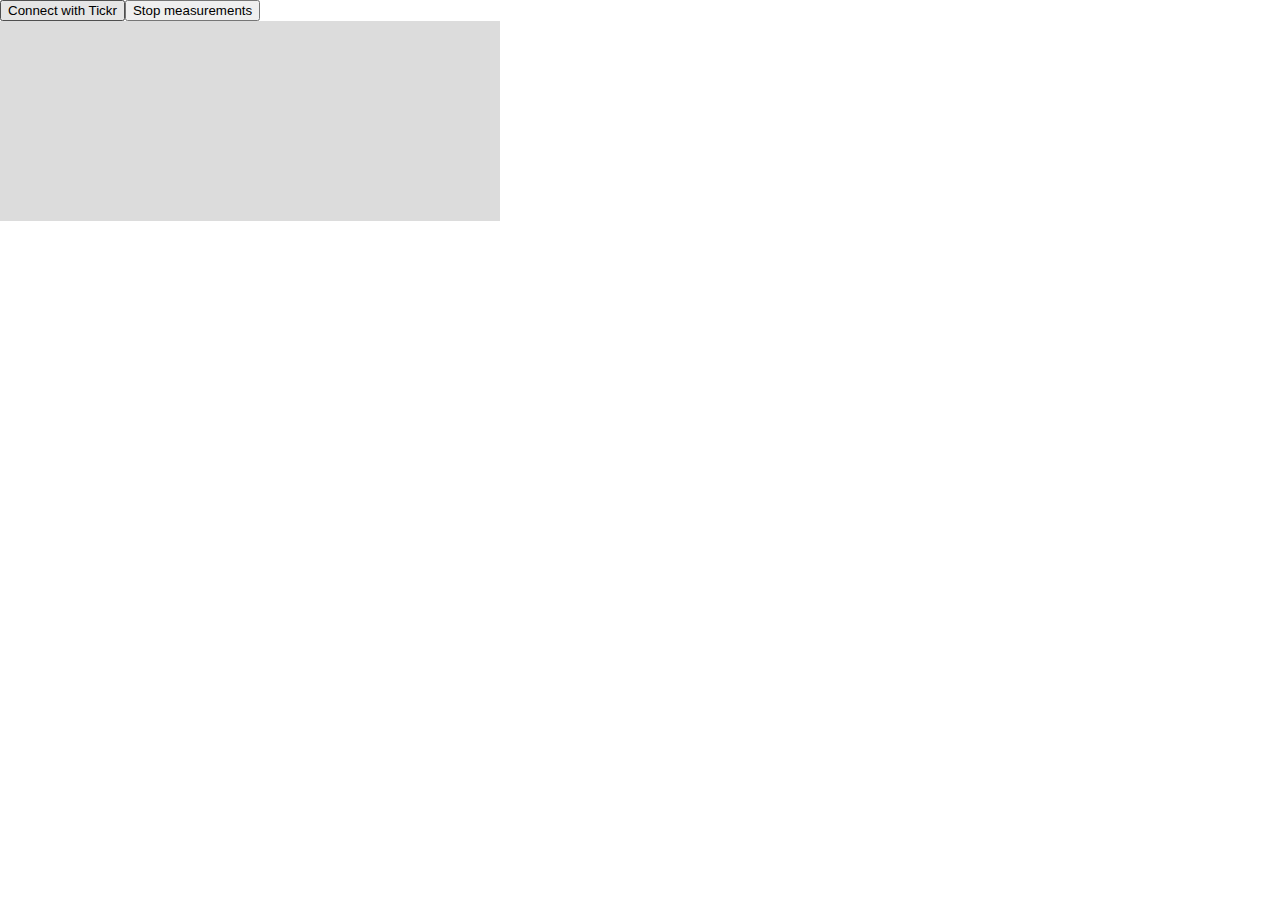
<file: hr/index.html>
<!DOCTYPE html><html><head>
    <script src="p5.js"></script>
    <script src="p5.dom.min.js"></script>
    <script src="p5.sound.min.js"></script>
    <script src="p5.ble.js" type="text/javascript"></script>
    <link rel="stylesheet" type="text/css" href="style.css">
    <meta charset="utf-8">

  </head>
  <body>
    <script src="sketch.js"></script>
  

</body></html>
</file>
<file: css/fonts.css>
/* saira-extra-condensed-500 - latin_latin-ext_vietnamese */
@font-face {
    font-display: swap; /* Check https://developer.mozilla.org/en-US/docs/Web/CSS/@font-face/font-display for other options. */
    font-family: 'Saira Extra Condensed';
    font-style: normal;
    font-weight: 500;
    src: url('../fonts/saira-extra-condensed-v11-latin_latin-ext_vietnamese-500.eot'); /* IE9 Compat Modes */
    src: url('../fonts/saira-extra-condensed-v11-latin_latin-ext_vietnamese-500.eot?#iefix') format('embedded-opentype'), /* IE6-IE8 */
         url('../fonts/saira-extra-condensed-v11-latin_latin-ext_vietnamese-500.woff2') format('woff2'), /* Super Modern Browsers */
         url('../fonts/saira-extra-condensed-v11-latin_latin-ext_vietnamese-500.woff') format('woff'), /* Modern Browsers */
         url('../fonts/saira-extra-condensed-v11-latin_latin-ext_vietnamese-500.ttf') format('truetype'), /* Safari, Android, iOS */
         url('../fonts/saira-extra-condensed-v11-latin_latin-ext_vietnamese-500.svg#SairaExtraCondensed') format('svg'); /* Legacy iOS */
  }
  /* saira-extra-condensed-700 - latin_latin-ext_vietnamese */
  @font-face {
    font-display: swap; /* Check https://developer.mozilla.org/en-US/docs/Web/CSS/@font-face/font-display for other options. */
    font-family: 'Saira Extra Condensed';
    font-style: normal;
    font-weight: 700;
    src: url('../fonts/saira-extra-condensed-v11-latin_latin-ext_vietnamese-700.eot'); /* IE9 Compat Modes */
    src: url('../fonts/saira-extra-condensed-v11-latin_latin-ext_vietnamese-700.eot?#iefix') format('embedded-opentype'), /* IE6-IE8 */
         url('../fonts/saira-extra-condensed-v11-latin_latin-ext_vietnamese-700.woff2') format('woff2'), /* Super Modern Browsers */
         url('../fonts/saira-extra-condensed-v11-latin_latin-ext_vietnamese-700.woff') format('woff'), /* Modern Browsers */
         url('../fonts/saira-extra-condensed-v11-latin_latin-ext_vietnamese-700.ttf') format('truetype'), /* Safari, Android, iOS */
         url('../fonts/saira-extra-condensed-v11-latin_latin-ext_vietnamese-700.svg#SairaExtraCondensed') format('svg'); /* Legacy iOS */
  }



/* mulish-regular - latin_latin-ext_vietnamese */
@font-face {
    font-display: swap; /* Check https://developer.mozilla.org/en-US/docs/Web/CSS/@font-face/font-display for other options. */
    font-family: 'Muli';
    font-style: normal;
    font-weight: 400;
    src: url('../fonts/mulish-v12-latin_latin-ext_vietnamese-regular.eot'); /* IE9 Compat Modes */
    src: url('../fonts/mulish-v12-latin_latin-ext_vietnamese-regular.eot?#iefix') format('embedded-opentype'), /* IE6-IE8 */
         url('../fonts/mulish-v12-latin_latin-ext_vietnamese-regular.woff2') format('woff2'), /* Super Modern Browsers */
         url('../fonts/mulish-v12-latin_latin-ext_vietnamese-regular.woff') format('woff'), /* Modern Browsers */
         url('../fonts/mulish-v12-latin_latin-ext_vietnamese-regular.ttf') format('truetype'), /* Safari, Android, iOS */
         url('../fonts/mulish-v12-latin_latin-ext_vietnamese-regular.svg#Mulish') format('svg'); /* Legacy iOS */
  }
  /* mulish-italic - latin_latin-ext_vietnamese */
  @font-face {
    font-display: swap; /* Check https://developer.mozilla.org/en-US/docs/Web/CSS/@font-face/font-display for other options. */
    font-family: 'Muli';
    font-style: italic;
    font-weight: 400;
    src: url('../fonts/mulish-v12-latin_latin-ext_vietnamese-italic.eot'); /* IE9 Compat Modes */
    src: url('../fonts/mulish-v12-latin_latin-ext_vietnamese-italic.eot?#iefix') format('embedded-opentype'), /* IE6-IE8 */
         url('../fonts/mulish-v12-latin_latin-ext_vietnamese-italic.woff2') format('woff2'), /* Super Modern Browsers */
         url('../fonts/mulish-v12-latin_latin-ext_vietnamese-italic.woff') format('woff'), /* Modern Browsers */
         url('../fonts/mulish-v12-latin_latin-ext_vietnamese-italic.ttf') format('truetype'), /* Safari, Android, iOS */
         url('../fonts/mulish-v12-latin_latin-ext_vietnamese-italic.svg#Mulish') format('svg'); /* Legacy iOS */
  }
  /* mulish-800 - latin_latin-ext_vietnamese */
  @font-face {
    font-display: swap; /* Check https://developer.mozilla.org/en-US/docs/Web/CSS/@font-face/font-display for other options. */
    font-family: 'Muli';
    font-style: normal;
    font-weight: 800;
    src: url('../fonts/mulish-v12-latin_latin-ext_vietnamese-800.eot'); /* IE9 Compat Modes */
    src: url('../fonts/mulish-v12-latin_latin-ext_vietnamese-800.eot?#iefix') format('embedded-opentype'), /* IE6-IE8 */
         url('../fonts/mulish-v12-latin_latin-ext_vietnamese-800.woff2') format('woff2'), /* Super Modern Browsers */
         url('../fonts/mulish-v12-latin_latin-ext_vietnamese-800.woff') format('woff'), /* Modern Browsers */
         url('../fonts/mulish-v12-latin_latin-ext_vietnamese-800.ttf') format('truetype'), /* Safari, Android, iOS */
         url('../fonts/mulish-v12-latin_latin-ext_vietnamese-800.svg#Mulish') format('svg'); /* Legacy iOS */
  }
  /* mulish-800italic - latin_latin-ext_vietnamese */
  @font-face {
    font-display: swap; /* Check https://developer.mozilla.org/en-US/docs/Web/CSS/@font-face/font-display for other options. */
    font-family: 'Muli';
    font-style: italic;
    font-weight: 800;
    src: url('../fonts/mulish-v12-latin_latin-ext_vietnamese-800italic.eot'); /* IE9 Compat Modes */
    src: url('../fonts/mulish-v12-latin_latin-ext_vietnamese-800italic.eot?#iefix') format('embedded-opentype'), /* IE6-IE8 */
         url('../fonts/mulish-v12-latin_latin-ext_vietnamese-800italic.woff2') format('woff2'), /* Super Modern Browsers */
         url('../fonts/mulish-v12-latin_latin-ext_vietnamese-800italic.woff') format('woff'), /* Modern Browsers */
         url('../fonts/mulish-v12-latin_latin-ext_vietnamese-800italic.ttf') format('truetype'), /* Safari, Android, iOS */
         url('../fonts/mulish-v12-latin_latin-ext_vietnamese-800italic.svg#Mulish') format('svg'); /* Legacy iOS */
  }
</file>
<file: hr/style.css>
html, body {
  margin: 0;
  padding: 0;
}
canvas {
  display: block;
}
</file>
<file: CV/css/resume.min.css>
/*!
 * Start Bootstrap - Resume v5.0.8 (https://startbootstrap.com/template-overviews/resume)
 * Copyright 2013-2019 Start Bootstrap
 * Licensed under MIT (https://github.com/BlackrockDigital/startbootstrap-resume/blob/master/LICENSE)
 */body{font-family:Muli,-apple-system,BlinkMacSystemFont,'Segoe UI',Roboto,'Helvetica Neue',Arial,sans-serif,'Apple Color Emoji','Segoe UI Emoji','Segoe UI Symbol','Noto Color Emoji';padding-top:54px;color:#868e96}@media (min-width:992px){body{padding-top:0;padding-left:17rem}}h1,h2,h3,h4,h5,h6{font-family:'Saira Extra Condensed',-apple-system,BlinkMacSystemFont,'Segoe UI',Roboto,'Helvetica Neue',Arial,sans-serif,'Apple Color Emoji','Segoe UI Emoji','Segoe UI Symbol','Noto Color Emoji';font-weight:700;text-transform:uppercase;color:#343a40}h1{font-size:6rem;line-height:5.5rem}h2{font-size:3.5rem}h3{font-size:2rem}p.lead{font-size:1.15rem;font-weight:400}.subheading{text-transform:uppercase;font-weight:500;font-family:'Saira Extra Condensed',-apple-system,BlinkMacSystemFont,'Segoe UI',Roboto,'Helvetica Neue',Arial,sans-serif,'Apple Color Emoji','Segoe UI Emoji','Segoe UI Symbol','Noto Color Emoji';font-size:1.5rem}.social-icons a{display:inline-block;height:3.5rem;width:3.5rem;background-color:#495057;color:#fff!important;border-radius:100%;text-align:center;font-size:1.5rem;line-height:3.5rem;margin-right:1rem}.social-icons a:last-child{margin-right:0}.social-icons a:hover{background-color:#bd5d38}.dev-icons{font-size:3rem}.dev-icons .list-inline-item i:hover{color:#bd5d38}#sideNav .navbar-nav .nav-item .nav-link{font-weight:800;letter-spacing:.05rem;text-transform:uppercase}#sideNav .navbar-toggler:focus{outline-color:#d48a6e}@media (min-width:992px){#sideNav{text-align:center;position:fixed;top:0;left:0;display:flex;flex-direction:column;width:17rem;height:100vh}#sideNav .navbar-brand{display:flex;margin:auto auto 0;padding:.5rem}#sideNav .navbar-brand .img-profile{max-width:10rem;max-height:10rem;border:.5rem solid rgba(255,255,255,.2)}#sideNav .navbar-collapse{display:flex;align-items:flex-start;flex-grow:0;width:100%;margin-bottom:auto}#sideNav .navbar-collapse .navbar-nav{flex-direction:column;width:100%}#sideNav .navbar-collapse .navbar-nav .nav-item{display:block}#sideNav .navbar-collapse .navbar-nav .nav-item .nav-link{display:block}}section.resume-section{padding-top:5rem!important;padding-bottom:5rem!important;max-width:75rem}section.resume-section .resume-item .resume-date{min-width:none}@media (min-width:768px){section.resume-section{min-height:100vh}section.resume-section .resume-item .resume-date{min-width:18rem}}@media (min-width:992px){section.resume-section{padding-top:3rem!important;padding-bottom:3rem!important}}.bg-primary{background-color:#bd5d38!important}.text-primary{color:#bd5d38!important}a{color:#bd5d38}a:active,a:focus,a:hover{color:#824027}
</file>
